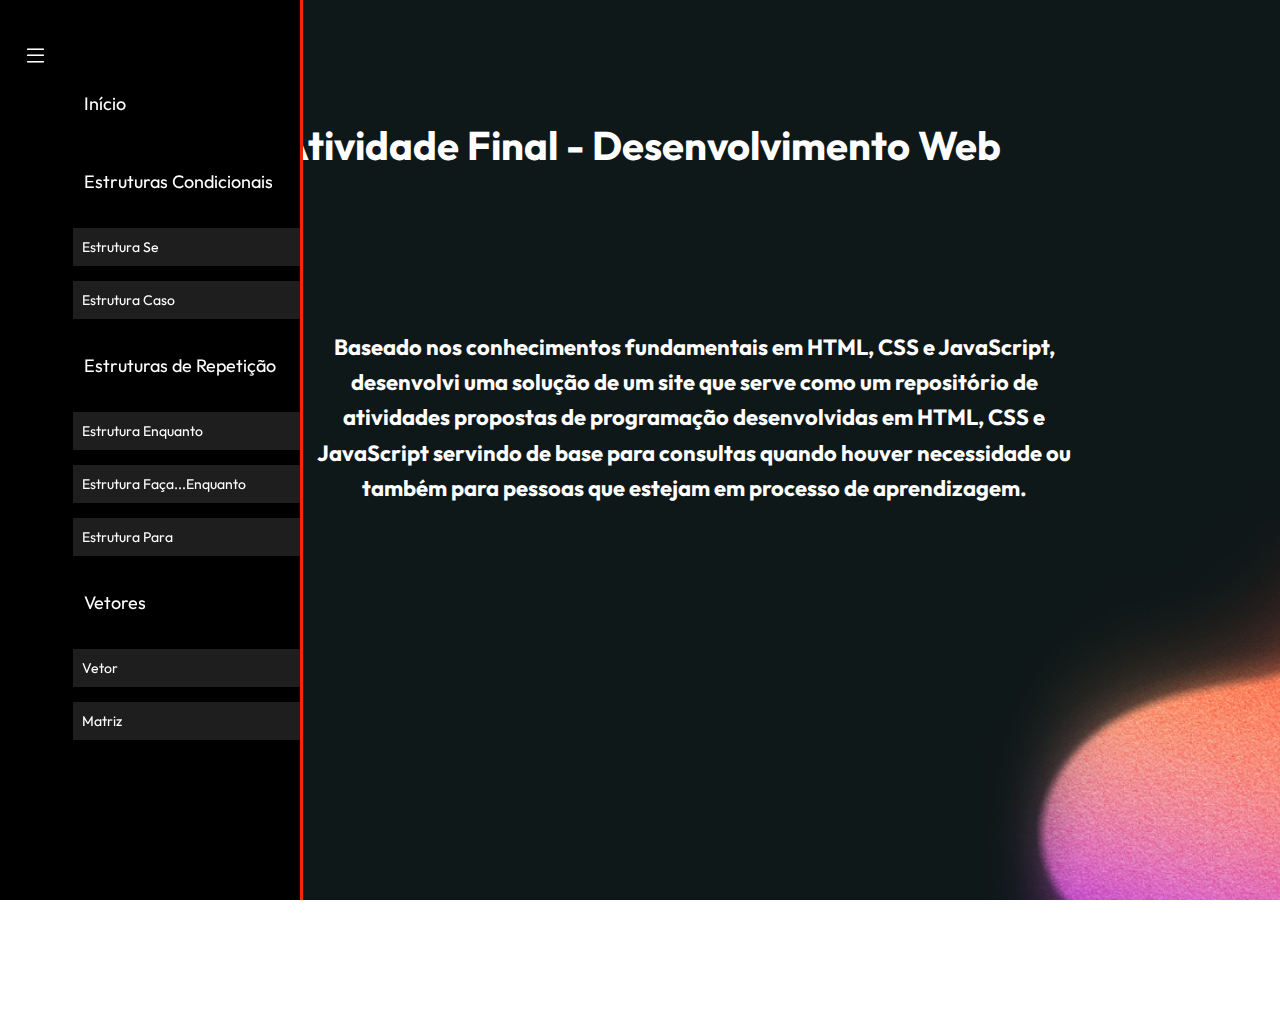
<file: index.html>
<!DOCTYPE html>
<html lang="pt-BR">
<head>
  <meta charset="UTF-8">
  <title>Repositório de Atividades - Desenvolvimento Web</title>
  <link rel="stylesheet" href="css/config.css">
  <link rel="stylesheet" href="https://cdn.jsdelivr.net/npm/bootstrap-icons@1.13.1/font/bootstrap-icons.min.css">
</head>
<body>
 
  <h1 class="titulo">Atividade Final - Desenvolvimento Web</h1>

  <div class="container">
    <h3 class="explicacao">
      Baseado nos conhecimentos fundamentais em HTML, CSS e JavaScript, 
      desenvolvi uma solução de um site que serve como um repositório de 
      atividades propostas de programação desenvolvidas em HTML, CSS e 
      JavaScript servindo de base para consultas quando houver 
      necessidade ou também para pessoas que estejam em processo de 
      aprendizagem.
    </h3>
  </div>
 
  <nav class="menu-lateral">
    <div class="btn-expandir">
      <i class="bi bi-list"></i>
    </div>

    <ul>
      <li class="item-menu">
        <a href="index.html">
          <span class="icon"></span>
          <span class="txt-link">Início</span>
        </a>
      </li>

      <li class="item-menu">
        <a href="#">
          <span class="icon"></span>
          <span class="txt-link">Estruturas Condicionais</span>
        </a>
        <ul>
          <li class="item-sobmenu">
            <a href="estSe.html">Estrutura Se</a>
          </li>
          <li class="item-sobmenu">
            <a href="estCaso.html">Estrutura Caso</a>
          </li>
        </ul>
      </li>

      <li class="item-menu">
        <a href="#">
          <span class="icon"></span>
          <span class="txt-link">Estruturas de Repetição</span>
        </a>
        <ul>
          <li class="item-sobmenu">
            <a href="estEnquanto.html">Estrutura Enquanto</a>
          </li>
          <li class="item-sobmenu">
            <a href="estFacaEnquanto.html">Estrutura Faça...Enquanto</a>
          </li>
          <li class="item-sobmenu">
            <a href="estPara.html">Estrutura Para</a>
          </li>
        </ul>
      </li>

      <li class="item-menu">
        <a href="#">
          <span class="icon"></span>
          <span class="txt-link">Vetores</span>
        </a>
        <ul>
          <li class="item-sobmenu">
            <a href="vetor.html">Vetor</a>
          </li>
          <li class="item-sobmenu">
            <a href="matriz.html">Matriz</a>
          </li>
        </ul>
      </li>
    </ul>
  </nav>

  <main>
    <section id="submenu"></section>
    <section id="atividades"></section>
  </main>

  <script src="js/validaproc.js"></script>
</body>
</html
</file>
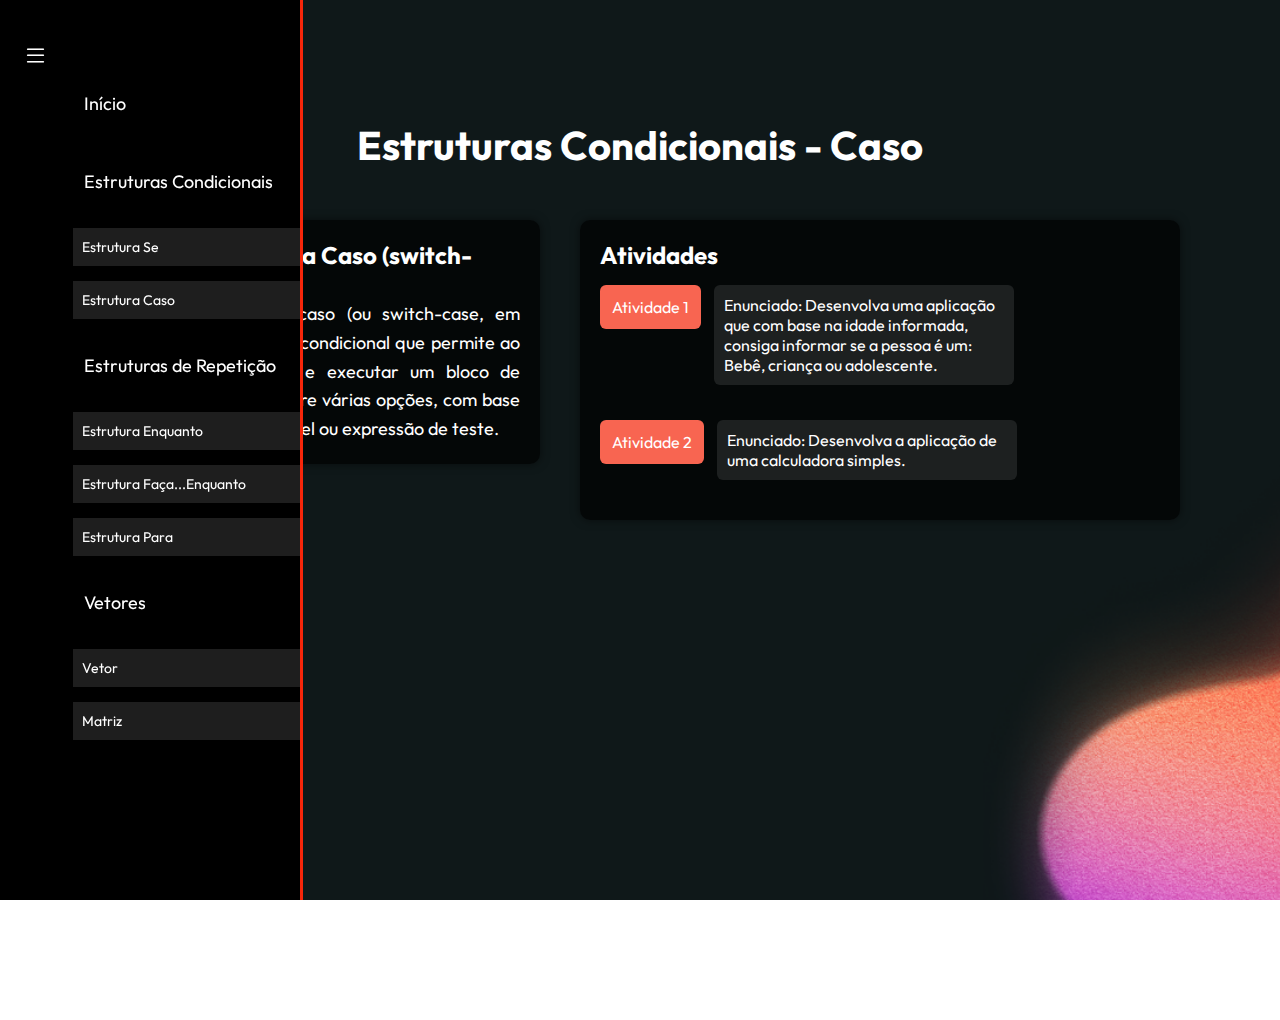
<file: estCaso.html>
<!DOCTYPE html>
<html lang="pt-BR">
<head>
<meta charset="UTF-8">
<title>Repositório de Atividades - Desenvolvimento Web</title>
<link rel="stylesheet" href="css/config.css">
<link rel="stylesheet" href="https://cdn.jsdelivr.net/npm/bootstrap-icons@1.13.1/font/bootstrap-icons.min.css">
</head>
<body>

  <h1 class="titulo">Estruturas Condicionais - Caso</h1>

 
  <nav class="menu-lateral">
    <div class="btn-expandir">
      <i class="bi bi-list"></i>
    </div>

    <ul>
      <li class="item-menu">
        <a href="index.html">
          <span class="icon"></span>
          <span class="txt-link">Início</span>
        </a>
      </li>

      <li class="item-menu">
        <a href="#">
          <span class="icon"></span>
          <span class="txt-link">Estruturas Condicionais</span>
        </a>
        <ul>
          <li class="item-sobmenu">
            <a href="estSe.html">Estrutura Se</a>
          </li>
          <li class="item-sobmenu">
            <a href="estCaso.html">Estrutura Caso</a>
          </li>
        </ul>
      </li>

      <li class="item-menu">
        <a href="#">
          <span class="icon"></span>
          <span class="txt-link">Estruturas de Repetição</span>
        </a>
        <ul>
          <li class="item-sobmenu">
            <a href="estEnquanto.html">Estrutura Enquanto</a>
          </li>
          <li class="item-sobmenu">
            <a href="estFacaEnquanto.html">Estrutura Faça...Enquanto</a>
          </li>
          <li class="item-sobmenu">
            <a href="estPara.html">Estrutura Para</a>
          </li>
        </ul>
      </li>

      <li class="item-menu">
        <a href="#">
          <span class="icon"></span>
          <span class="txt-link">Vetores</span>
        </a>
        <ul>
          <li class="item-sobmenu">
            <a href="vetor.html">Vetor</a>
          </li>
          <li class="item-sobmenu">
            <a href="matriz.html">Matriz</a>
          </li>
        </ul>
      </li>
    </ul>
  </nav>
  
  
  <main>
    <section class="conteudo">

      
      <div class="caixa texto">
        <h2>Sobre a Estrutura Caso (switch-case)</h2>
        <p>
          A estrutura escolha-caso (ou switch-case, em inglês) é um comando condicional que permite
           ao programa selecionar e executar um bloco de código específico dentre várias opções, com 
           base no valor de uma variável ou expressão de teste.
        </p>
      </div>

      
      <div class="caixa botoes">
        <h2>Atividades</h2>

        
        <div class="atividade">
          <button onclick="toggleEnunciado('a1')">Atividade 1</button>
          
          <div class="enunciado-texto" style="display:inline-block; 
              background-color: rgba(255,255,255,0.1); 
              padding:10px; border-radius:6px; margin-left:10px; width:300px; vertical-align:top;">
            <p>Enunciado: Desenvolva uma aplicação que com base na idade informada,
               consiga informar se a pessoa é um: Bebê, criança ou adolescente.</p>
          </div>
        
          <div id="a1" class="enunciado">
            <textarea id="desafioSe" name="desafioSe" rows="20" cols="110">
              <!DOCTYPE html>

              <html lag="pt-BR">
              
                  <head>
                       <meta charset="UTF-8">
                       <title> Estrutura CASO JavaScript - Atividade 1</title>
                       <style>
                        
              
              section{
              
              margin-top: 0px auto;
              }
              
              
              
              .cadnumint{
              
              width: 300px;
              margin: 0px auto;
              font-weight: bold;
              margin-bottom: 10px;
              }
              
              .cadnumint input{
              
              margin: 5px auto;
              width: 100%;
              padding: 5px 0;
              }
              
              .cadnumint button{
              
              width: 30%;
              margin: 0 10%;
              background-color: #b1ccf5;
              font-weight: bold;
              font-size: 16px;
              }
              
              label{
              
              float: left;
              }
              
              h2{
              
              text-align: center;
              margin-top: 0px;
              margin-bottom: 10px;
              font-size: 50px;
              }
                       </style>
                  </head>
                  <body>
                      <section>
              
                          <h2>Estruturas caso (Switch() - Atividade 1)</h2>
                          <font face = "arial">
              
                            <form name="frmnumint" action="#" method="get" onsubmit="return procFormulario()">
              
                              <fieldset class="cadnumint">
              
                                  <legend> Entrada de dados</legend>
                                  <br>
                                  <label for="numint"> Informe um número inteiro: </label>
                                  <input type="text" name="txtnumint" id="numint">
                                  <br><br>
                                  <button type="reset">limpar</button><button type="submit">Enviar</button>
                              </fieldset>
                            </form>
                          </font>
                      </section>
                      <script>
                        function procFormulario(){
                  if(document.frmnumint.txtnumint.value==""){
                      alert("Preencha o campo número inteiro");
                      document.frmnumint.focus();
                      return false;
                  }else{
                          let numint=parseInt(document.getElementById('numint').value);
                          switch(true)
                          {
                              case(numint>=0 && numint<=3):
              
                                   console.log("Bebê");
                                   return false;
                              break;
                              case(numint>=4 && numint<=10):
              
                                   console.log("Criança");
                                   return false;
                              break;
                              case(numint>=11 && numint<=18):
              
                                   console.log("Adolescente");
                                   return false;
                              break; 
                              default:
                                  
                                   console.log("Adulto");
                                   return false;
                              break; 
              
              
                          }
                  }
              }
                      </script>
                  </body>
              </html>
            </textarea>
            <button class="btn-codigo" onclick="document.write(desafioSe.value);">Testar</button>
          </div>
        </div>

        
        <div class="atividade">
          <button onclick="toggleEnunciado('a2')">Atividade 2</button>
          
          <div class="enunciado-texto" style="display:inline-block; 
              background-color: rgba(255,255,255,0.1); 
              padding:10px; border-radius:6px; margin-left:10px; width:300px; vertical-align:top;">
            <p>Enunciado: Desenvolva a aplicação de uma calculadora simples.</p>
          </div>
        
          <div id="a2" class="enunciado">
            <textarea id="desafioSe2" name="desafioSe2" rows="20" cols="110">
              &lt;!DOCTYPE html&gt;

&lt;html lag=&quot;pt-BR&quot;&gt;

    &lt;head&gt;
         &lt;meta charset=&quot;UTF-8&quot;&gt;
         &lt;title&gt; Estrutura CASO JavaScript - Atividade 1&lt;/title&gt;
         &lt;style&gt;
          /*Configura&ccedil;&otilde;es gerais*/

section{

margin-top: 0px auto;
}

/*Configura&ccedil;&otilde;es da p&aacute;gina*/

.cadnumint{

width: 300px;
margin: 0px auto;
font-weight: bold;
margin-bottom: 10px;
}

.cadnumint input{

margin: 5px auto;
width: 100%;
padding: 5px 0;
}

.cadnumint button{

width: 30%;
margin: 0 10%;
background-color: #b1ccf5;
font-weight: bold;
font-size: 16px;
}

label{

float: left;
}

h2{

text-align: center;
margin-top: 0px;
margin-bottom: 10px;
font-size: 50px;
}
         &lt;/style&gt;
    &lt;/head&gt;
    &lt;body&gt;
        &lt;section&gt;

            &lt;h2&gt;Estruturas CASO (Switch() - Atividade 2)&lt;/h2&gt;
            &lt;font face = &quot;arial&quot;&gt;

              &lt;form name=&quot;frmnumint&quot; action=&quot;#&quot; method=&quot;get&quot; onsubmit=&quot;return procFormulario()&quot;&gt;

                &lt;fieldset class=&quot;cadnumint&quot;&gt;

                    &lt;legend&gt; Entrada de dados&lt;/legend&gt;
                    &lt;br&gt;
                    &lt;label for=&quot;num1&quot;&gt; Informe o primeiro n&uacute;mero inteiro: &lt;/label&gt;
                    &lt;input type=&quot;text&quot; name=&quot;txtnumint1&quot; id=&quot;numint1&quot;&gt;
                    &lt;br&gt;&lt;br&gt;
                    &lt;label for=&quot;num2&quot;&gt; Informe o segundo n&uacute;mero inteiro: &lt;/label&gt;
                    &lt;input type=&quot;text&quot; name=&quot;txtnumint2&quot; id=&quot;numint2&quot;&gt;
                    &lt;br&gt;&lt;br&gt;
                    &lt;label for=&quot;num3&quot;&gt; Informe a opera&ccedil;&atilde;o (1-Soma, 2-Subtra&ccedil;&atilde;o, 3-Multiplica&ccedil;&atilde;o, 4-Divis&atilde;o): &lt;/label&gt;
                    &lt;input type=&quot;text&quot; name=&quot;txtnumint3&quot; id=&quot;numint3&quot;&gt;
                    &lt;br&gt;&lt;br&gt;
                    &lt;button type=&quot;reset&quot;&gt;limpar&lt;/button&gt;&lt;button type=&quot;submit&quot;&gt;Enviar&lt;/button&gt;
                &lt;/fieldset&gt;
              &lt;/form&gt;
            &lt;/font&gt;
        &lt;/section&gt;
        &lt;script&gt;
          function procFormulario(){


if(document.getElementById('numint1').value==&quot;&quot;){
     
     alert(&quot;Preencha o campo (Primeiro n&uacute;mero inteiro):&quot;);
     document.frmcalc.numint1.focus();
     return false;

     } else if(document.getElementById('numint2').value==&quot;&quot;){
               alert(&quot;Preencha o campo (Segundo n&uacute;mero inteiro):&quot;);
               document.frmcalc.numint2.focus();
               return false;

               } else if(document.getElementById('numint3').value==&quot;&quot;){
                alert(&quot;Preencha de Opera&ccedil;&atilde;o:&quot;);
               document.frmcalc.numint3.focus();
               return false;
               
                         }else{
                              let num1 = parseInt(document.getElementById('numint1').value);
                              let num2 = parseInt(document.getElementById('numint2').value);
                              let num3 = parseInt(document.getElementById('numint3').value);
                              let result = 0

                              switch(true){

                              case(num3 == 1):
                                   result = num1 + num2;
                                   console.log(&quot;Resultado = &quot; + result);
                                   return false;
                                   break;

                              case(num3 == 2):
                                   result = num1 - num2;
                                   console.log(&quot;Resultado = &quot; + result);
                                   return false;
                                   break;

                              case(num3 == 3):
                                   result = num1 * num2;
                                   console.log(&quot;Resultado = &quot; + result);
                                   return false;
                                   break;

                              case(num3 == 4):
                                   if(num2 == 0){
                                   alert(&quot;N&atilde;o &eacute; poss&iacute;vel dividir por 0: &quot;)
                                   document.frmcalc.numint2.focus();
                                   }else{
                                   result = num1 / num2;
                                   console.log(&quot;Resultado = &quot; + result);
                                   return false;
                                   }
                                   break;

                              default:
                                   alert(&quot;Digite uma op&ccedil;&atilde;o v&aacute;lida!&quot;)
                                   document.frmcalc.numint3.focus()
                                   return false;
                                   break;
                              }
                         }
}
        &lt;/script&gt;
    &lt;/body&gt;
&lt;/html&gt;
            </textarea>
            <button class="btn-codigo" onclick="document.write(desafioSe2.value);">Testar</button>
          </div>
        </div>

    </section>
  </main>

  <script src="js/validaproc.js"></script>
</body>
</html>
</file>
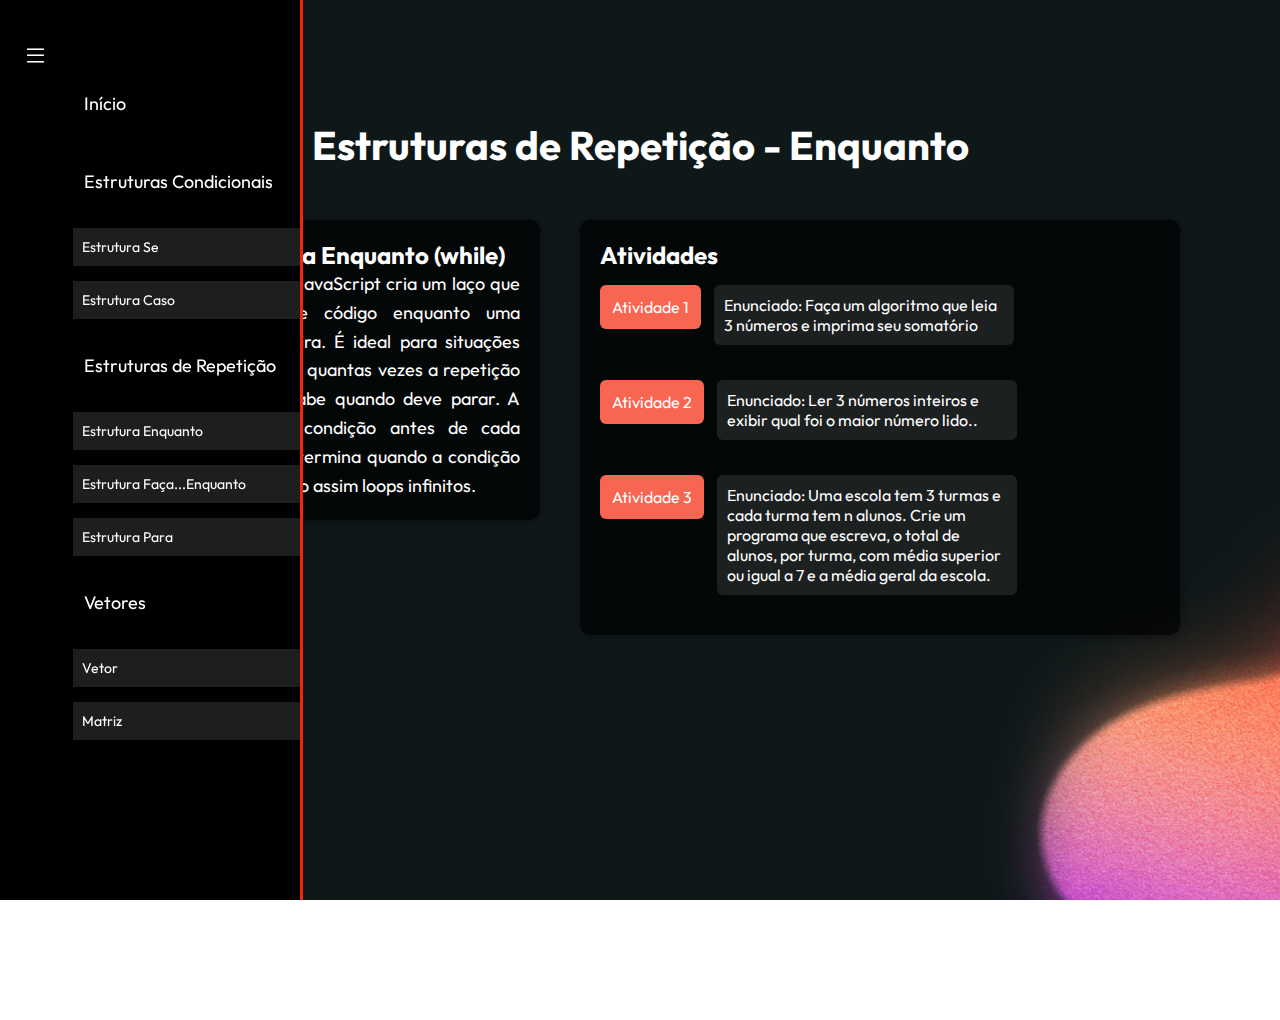
<file: estEnquanto.html>
<!DOCTYPE html>
<html lang="pt-BR">

<head>
  <meta charset="UTF-8">
  <title>Repositório de Atividades - Desenvolvimento Web</title>
  <link rel="stylesheet" href="css/config.css">
  <link rel="stylesheet" href="https://cdn.jsdelivr.net/npm/bootstrap-icons@1.13.1/font/bootstrap-icons.min.css">
</head>

<body>

  <h1 class="titulo">Estruturas de Repetição - Enquanto</h1>

  
  <nav class="menu-lateral">
    <div class="btn-expandir">
      <i class="bi bi-list"></i>
    </div>

    <ul>
      <li class="item-menu">
        <a href="index.html">
          <span class="icon"></span>
          <span class="txt-link">Início</span>
        </a>
      </li>

      <li class="item-menu">
        <a href="#">
          <span class="icon"></span>
          <span class="txt-link">Estruturas Condicionais</span>
        </a>
        <ul>
          <li class="item-sobmenu">
            <a href="estSe.html">Estrutura Se</a>
          </li>
          <li class="item-sobmenu">
            <a href="estCaso.html">Estrutura Caso</a>
          </li>
        </ul>
      </li>

      <li class="item-menu">
        <a href="#">
          <span class="icon"></span>
          <span class="txt-link">Estruturas de Repetição</span>
        </a>
        <ul>
          <li class="item-sobmenu">
            <a href="estEnquanto.html">Estrutura Enquanto</a>
          </li>
          <li class="item-sobmenu">
            <a href="estFacaEnquanto.html">Estrutura Faça...Enquanto</a>
          </li>
          <li class="item-sobmenu">
            <a href="estPara.html">Estrutura Para</a>
          </li>
        </ul>
      </li>

      <li class="item-menu">
        <a href="#">
          <span class="icon"></span>
          <span class="txt-link">Vetores</span>
        </a>
        <ul>
          <li class="item-sobmenu">
            <a href="vetor.html">Vetor</a>
          </li>
          <li class="item-sobmenu">
            <a href="matriz.html">Matriz</a>
          </li>
        </ul>
      </li>
    </ul>
  </nav>

  
  <main>
    <section class="conteudo">

      
      <div class="caixa texto">
        <h2>Sobre a Estrutura Enquanto (while)</h2>
        <p>
          A estrutura while em JavaScript cria um laço que repete um bloco de código enquanto uma condição for verdadeira.
           É ideal para situações em que você não sabe quantas vezes a repetição vai acontecer, mas sabe quando deve parar.
            A estrutura verifica a condição antes de cada repetição e o loop só termina quando a condição se torna falsa,
             evitando assim loops infinitos. 
        </p>
      </div>

      
      <div class="caixa botoes">
        <h2>Atividades</h2>

        
        <div class="atividade">
          <button onclick="toggleEnunciado('a1')">Atividade 1</button>

          <div class="enunciado-texto" style="display:inline-block; 
              background-color: rgba(255,255,255,0.1); 
              padding:10px; border-radius:6px; margin-left:10px; width:300px; vertical-align:top;">
            <p>Enunciado: Faça um algoritmo que leia 3 números e imprima seu somatório</p>
          </div>

          <div id="a1" class="enunciado">
            <textarea id="desafioSe" name="desafioSe" rows="20" cols="110">
              <!DOCTYPE html>
              <html lang="pt-BR">
              <head>
                  <meta charset="UTF-8">
                  <meta name="viewport" content="width=device-width, initial-scale=1.0">
                  <title>Estrutura de repetição para-faca</title>
                  <style>
                      
              
              section{
              
              margin-top:0px auto;
              }
              
              
              
              .cadinteiro{
              
              width: 300px;
              margin: 0px auto;
              font-weight: bold;
              margin-bottom: 10px;
              }
              
              .cadinteiro input{
              
              margin: 5px auto;
              width: 100%;
              padding: 5px 0;
              }
              
              .cadinteiro button{
              
              width: 30%;
              margin: 0 10%;
              background-color: #b1ccf5;
              font-weight: bold;
              font-size: 16px;
              }
              
              label{
              
              float: left;
              }
              
              h2{
              
              text-align: center;
              margin-top: 0px;
              margin-bottom: 10px;
              font-size: 50px;
              }
                  </style>
              </head>
              
              <body>
              
                  <section>
              
                      <h2>Atividade1 - Somatória de 3 números</h2>
                      <font face = "arial">
                            
                          
                          <form name="frmnumint" action="#" method="get" onsubmit="return validaProc()">
              
                              <fieldset class="cadinteiro">
              
                                  <legend>Entrada de dados</legend>
                                  <br>
                                  <button type="submit">Enviar</button>
              
                              </fieldset>
              
                          </form>   
              
                      </font>
              
                  </section>
                  <script>
                    function validaProc() {

                      let i = 1;
                      let somaNumero = 0

                      while (i <= 3) {

                        let numero = parseInt(prompt("insira o " + i + "º número"));
                        i++;
                        console.log("O número informado é " + numero)

                        somaNumero = somaNumero + numero;

                      }

                      console.log("O resultado da soma dos 3 números é: " + somaNumero);

                      return false;


                    }
                  </script>
              
              
              </body>
              </html>
            </textarea>
            <button class="btn-codigo" onclick="document.write(desafioSe.value);">Testar</button>
          </div>
        </div>

        
        <div class="atividade">
          <button onclick="toggleEnunciado('a2')">Atividade 2</button>

          <div class="enunciado-texto" style="display:inline-block; 
              background-color: rgba(255,255,255,0.1); 
              padding:10px; border-radius:6px; margin-left:10px; width:300px; vertical-align:top;">
            <p>Enunciado: Ler 3 números inteiros e exibir qual foi o maior número lido..</p>
          </div>

          <div id="a2" class="enunciado">
            <textarea id="desafioSe2" name="desafioSe2" rows="20" cols="110">
              &lt;!DOCTYPE html&gt;
&lt;html lang=&quot;pt-BR&quot;&gt;
&lt;head&gt;
    &lt;meta charset=&quot;UTF-8&quot;&gt;
    &lt;meta name=&quot;viewport&quot; content=&quot;width=device-width, initial-scale=1.0&quot;&gt;
    &lt;title&gt;Estrutura de repeti&ccedil;&atilde;o para-faca&lt;/title&gt;
    &lt;style&gt;
        /*Configura&ccedil;&otilde;es gerais*/

section{

margin-top:0px auto;
}

/*Configura&ccedil;&atilde;o da p&aacute;gina*/

.cadinteiro{

width: 300px;
margin: 0px auto;
font-weight: bold;
margin-bottom: 10px;
}

.cadinteiro input{

margin: 5px auto;
width: 100%;
padding: 5px 0;
}

.cadinteiro button{

width: 30%;
margin: 0 10%;
background-color: #b1ccf5;
font-weight: bold;
font-size: 16px;
}

label{

float: left;
}

h2{

text-align: center;
margin-top: 0px;
margin-bottom: 10px;
font-size: 50px;
}
    &lt;/style&gt;
&lt;/head&gt;

&lt;body&gt;

    &lt;section&gt;

        &lt;h2&gt;Atividade1 - Descubra o maior dos 3 n&uacute;meros&lt;/h2&gt;
        &lt;font face = &quot;arial&quot;&gt;
              
            
            &lt;form name=&quot;frmnumint&quot; action=&quot;#&quot; method=&quot;get&quot; onsubmit=&quot;return validaProc()&quot;&gt;

                &lt;fieldset class=&quot;cadinteiro&quot;&gt;

                    &lt;legend&gt;Entrada de dados&lt;/legend&gt;
                    &lt;br&gt;
                    &lt;button type=&quot;submit&quot;&gt;Enviar&lt;/button&gt;

                &lt;/fieldset&gt;

            &lt;/form&gt;   

        &lt;/font&gt;

    &lt;/section&gt;
    &lt;script&gt;
        function validaProc(){

let i = 1;
let maiorNumero = 0

while(i &lt;= 3){

    let numero = parseInt(prompt(&quot;insira o &quot;+  i +&quot;&ordm; n&uacute;mero&quot;));
    i++;
    console.log(&quot;O n&uacute;mero informado &eacute; &quot; + numero)

    if(numero &gt; maiorNumero){
        maiorNumero = numero
    }

}

console.log(&quot;o maior n&uacute;mero &eacute;: &quot;+ maiorNumero);

return false;


}
    &lt;/script&gt;


&lt;/body&gt;
&lt;/html&gt;
            </textarea>
            <button class="btn-codigo" onclick="document.write(desafioSe2.value);">Testar</button>
          </div>
        </div>

        
        <div class="atividade">
          <button onclick="toggleEnunciado('a3')">Atividade 3</button>

          <div class="enunciado-texto" style="display:inline-block; 
              background-color: rgba(255,255,255,0.1); 
              padding:10px; border-radius:6px; margin-left:10px; width:300px; vertical-align:top;">
            <p>Enunciado: Uma escola tem 3 turmas e cada turma tem n alunos. Crie um programa que escreva,
               o total de alunos, por turma, com média superior ou igual a 7 e a média geral da escola.</p>
          </div>

          <div id="a3" class="enunciado">
            <textarea id="desafioSe3" name="desafioSe3" rows="20" cols="110">
              &lt;!DOCTYPE html&gt;
&lt;html lang=&quot;pt-BR&quot;&gt;
&lt;head&gt;
    &lt;meta charset=&quot;UTF-8&quot;&gt;
    &lt;meta name=&quot;viewport&quot; content=&quot;width=device-width, initial-scale=1.0&quot;&gt;
    &lt;title&gt;Estrutura de repeti&ccedil;&atilde;o para-faca&lt;/title&gt;
    &lt;style&gt;
        /*Configura&ccedil;&otilde;es gerais*/

section{

margin-top:0px auto;
}

/*Configura&ccedil;&atilde;o da p&aacute;gina*/

.cadinteiro{

width: 300px;
margin: 0px auto;
font-weight: bold;
margin-bottom: 10px;
}

.cadinteiro input{

margin: 5px auto;
width: 100%;
padding: 5px 0;
}

.cadinteiro button{

width: 30%;
margin: 0 10%;
background-color: #b1ccf5;
font-weight: bold;
font-size: 16px;
}

label{

float: left;
}

h2{

text-align: center;
margin-top: 0px;
margin-bottom: 10px;
font-size: 50px;
}
    &lt;/style&gt;
&lt;/head&gt;

&lt;body&gt;

    &lt;section&gt;

        &lt;h2&gt;Atividade3 - Descubra o maior dos 3 n&uacute;meros&lt;/h2&gt;
        &lt;font face = &quot;arial&quot;&gt;
              
            
            &lt;form name=&quot;frmnumint&quot; action=&quot;#&quot; method=&quot;get&quot; onsubmit=&quot;return validaProc()&quot;&gt;

                &lt;fieldset class=&quot;cadinteiro&quot;&gt;

                    &lt;legend&gt;Entrada de dados&lt;/legend&gt;
                    &lt;br&gt;
                    &lt;button type=&quot;submit&quot;&gt;Enviar&lt;/button&gt;

                &lt;/fieldset&gt;

            &lt;/form&gt;   

        &lt;/font&gt;

    &lt;/section&gt;
    &lt;script&gt;
        function validaProc(){

let i = 1;
let div5 = 0;
let somaDiv = 0;

while(i &lt;= 3){

    let numero = parseInt(prompt(&quot;insira o &quot;+  i +&quot;&ordm; n&uacute;mero&quot;));
    i++;
    console.log(&quot;O n&uacute;mero informado &eacute; &quot; + numero)

    if(numero % 5 == 0){

        div5 = numero
        console.log(div5 + &quot; &eacute; divis&iacute;vel por 5.&quot;);
        somaDiv = somaDiv + div5
    }

}

console.log(&quot;A soma total &eacute;: &quot;+ somaDiv);

return false;


}
    &lt;/script&gt;


&lt;/body&gt;
&lt;/html&gt;
            </textarea>
            <button class="btn-codigo" onclick="document.write(desafioSe3.value);">Testar</button>
          </div>
        </div>

      </div>



    </section>
  </main>

  <script>
    function toggleEnunciado(id) {
      const div = document.getElementById(id);
      div.style.display = div.style.display === "block" ? "none" : "block";
    }
  </script>
</body>

</html>
</file>
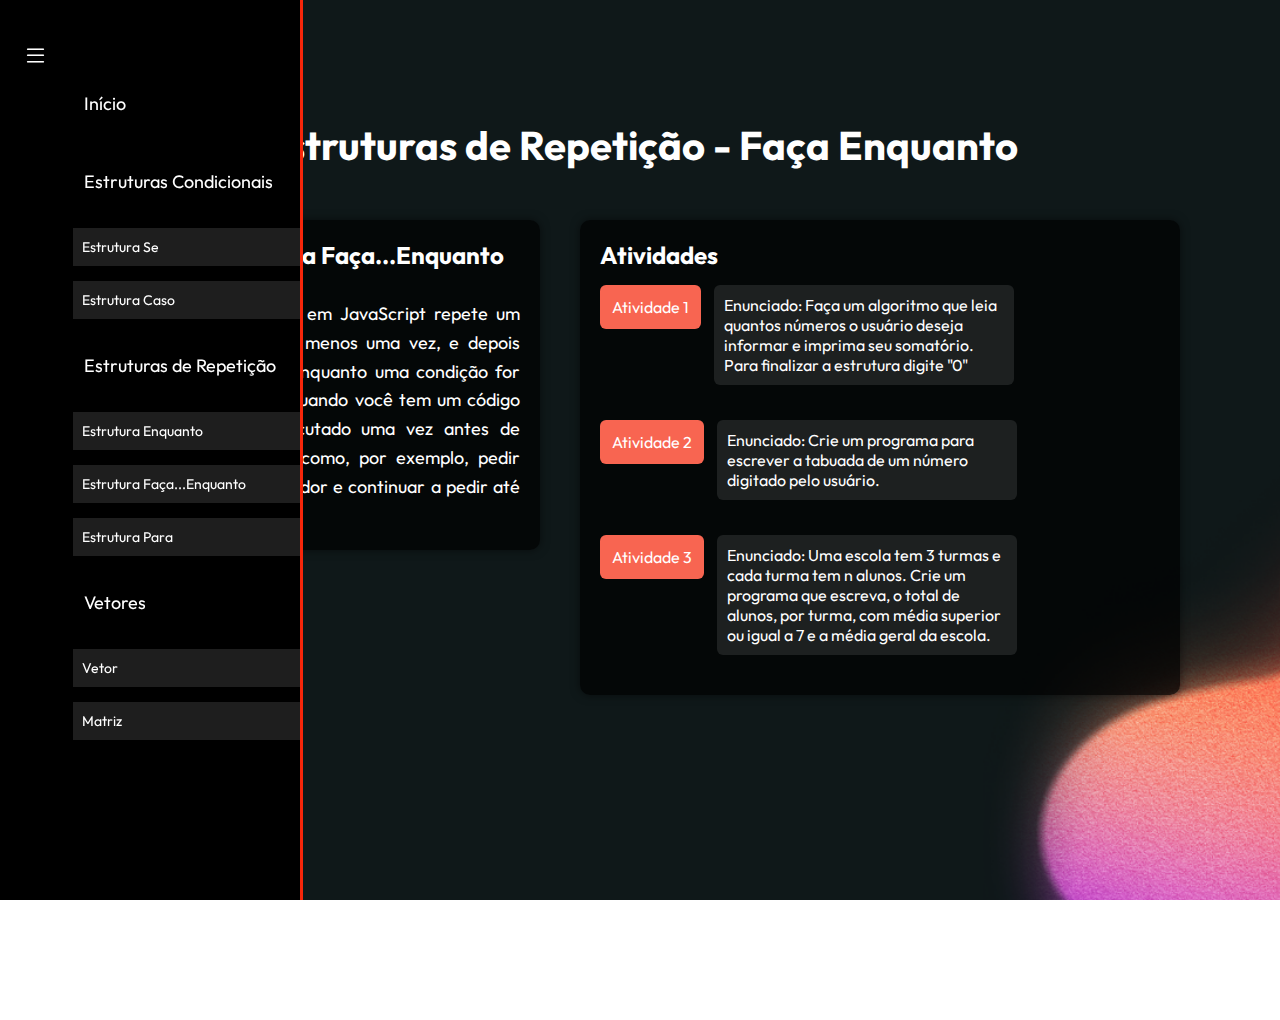
<file: estFacaEnquanto.html>
<!DOCTYPE html>
<html lang="pt-BR">
<head>
<meta charset="UTF-8">
<title>Repositório de Atividades - Desenvolvimento Web</title>
<link rel="stylesheet" href="css/config.css">
<link rel="stylesheet" href="https://cdn.jsdelivr.net/npm/bootstrap-icons@1.13.1/font/bootstrap-icons.min.css">
</head>
<body>

  <h1 class="titulo">Estruturas de Repetição - Faça Enquanto</h1>

  
  <nav class="menu-lateral">
    <div class="btn-expandir">
      <i class="bi bi-list"></i>
    </div>

    <ul>
      <li class="item-menu">
        <a href="index.html">
          <span class="icon"></span>
          <span class="txt-link">Início</span>
        </a>
      </li>

      <li class="item-menu">
        <a href="#">
          <span class="icon"></span>
          <span class="txt-link">Estruturas Condicionais</span>
        </a>
        <ul>
          <li class="item-sobmenu">
            <a href="estSe.html">Estrutura Se</a>
          </li>
          <li class="item-sobmenu">
            <a href="estCaso.html">Estrutura Caso</a>
          </li>
        </ul>
      </li>

      <li class="item-menu">
        <a href="#">
          <span class="icon"></span>
          <span class="txt-link">Estruturas de Repetição</span>
        </a>
        <ul>
          <li class="item-sobmenu">
            <a href="estEnquanto.html">Estrutura Enquanto</a>
          </li>
          <li class="item-sobmenu">
            <a href="estFacaEnquanto.html">Estrutura Faça...Enquanto</a>
          </li>
          <li class="item-sobmenu">
            <a href="estPara.html">Estrutura Para</a>
          </li>
        </ul>
      </li>

      <li class="item-menu">
        <a href="#">
          <span class="icon"></span>
          <span class="txt-link">Vetores</span>
        </a>
        <ul>
          <li class="item-sobmenu">
            <a href="vetor.html">Vetor</a>
          </li>
          <li class="item-sobmenu">
            <a href="matriz.html">Matriz</a>
          </li>
        </ul>
      </li>
    </ul>
  </nav>
  
  
  <main>
    <section class="conteudo">

      
      <div class="caixa texto">
        <h2>Sobre a Estrutura Faça...Enquanto (do...while)</h2>
        <p>
          A estrutura do...while em JavaScript repete um bloco de código pelo menos uma vez,
           e depois continua a repeti-lo enquanto uma condição for verdadeira. É usada quando
            você tem um código que precisa ser executado uma vez antes de verificar a condição,
             como, por exemplo, pedir uma entrada de utilizador e continuar a pedir até que seja válida. 
        </p>
      </div>

      
      <div class="caixa botoes">
        <h2>Atividades</h2>

        
        <div class="atividade">
          <button onclick="toggleEnunciado('a1')">Atividade 1</button>
          
          <div class="enunciado-texto" style="display:inline-block; 
              background-color: rgba(255,255,255,0.1); 
              padding:10px; border-radius:6px; margin-left:10px; width:300px; vertical-align:top;">
            <p>Enunciado: Faça um algoritmo que leia quantos números o usuário deseja informar e imprima seu somatório.
               Para finalizar a estrutura digite "0"</p>
          </div>
        
          <div id="a1" class="enunciado">
            <textarea id="desafioSe" name="desafioSe" rows="20" cols="110">
              &lt;!DOCTYPE html&gt;
              &lt;html lang=&quot;pt-BR&quot;&gt;
              &lt;head&gt;
                  &lt;meta charset=&quot;UTF-8&quot;&gt;
                  &lt;meta name=&quot;viewport&quot; content=&quot;width=device-width, initial-scale=1.0&quot;&gt;
                  &lt;title&gt;Estrutura de repeti&ccedil;&atilde;o para-faca&lt;/title&gt;
                  &lt;style&gt;
                      /*Configura&ccedil;&otilde;es gerais*/
              
              section{
              
              margin-top: 0px auto;
              }
              
              /*Configura&ccedil;&otilde;es da p&aacute;gina*/
              
              .cadinteiro{
              
              width: 300px;
              margin: 0px auto;
              font-weight: bold;
              margin-bottom: 10px;
              }
              
              .cadinteiro input{
              
              margin: 5px auto;
              width: 100%;
              padding: 5px 0;
              }
              
              .cadinteiri button{
              
              width: 30%;
              margin: 0 10%;
              background-color: #b1ccf5;
              font-weight: bold;
              font-size: 16px;
              }
              
              label{
              
              float: left;
              }
              
              h2{
              
              text-align: center;
              margin-top: 0px;
              margin-bottom: 10px;
              font-size: 50px;
              }
                  &lt;/style&gt;
              &lt;/head&gt;
              
              &lt;body&gt;
              
                  &lt;section&gt;
              
                      &lt;h2&gt;Atividade 1 somat&oacute;ria de n&uacute;meros&lt;/h2&gt;
                      &lt;font face = &quot;arial&quot;&gt;
                            
                          
                          &lt;form name=&quot;frmnumint&quot; action=&quot;#&quot; method=&quot;get&quot; onsubmit=&quot;return validaProc()&quot;&gt;
              
                              &lt;fieldset class=&quot;cadinteiro&quot;&gt;
              
                                  &lt;legend&gt;Entrada de dados&lt;/legend&gt;
                                  &lt;br&gt;
              
                                  &lt;button type=&quot;submit&quot;&gt;Enviar&lt;/button&gt;
              
                              &lt;/fieldset&gt;
              
                          &lt;/form&gt;   
              
                      &lt;/font&gt;
              
                  &lt;/section&gt;
                  &lt;script&gt;
                      function validaProc(){
              
              let somatoria=0;
              do{
              
                  numero = parseInt(prompt(&quot;Digite o n&uacute;mero&quot;));
                  console.log(&quot;O n&uacute;mero informado &eacute; : &quot;+ numero);
                  somatoria += numero;
                  resposta = parseInt(prompt(&quot;Para sair digite o n&uacute;mero 0 ou outro n&uacute;mero para continuar : &quot;));
                  
              }while(resposta !=0)
              
                  console.log(&quot;A somat&oacute;ria dos n&uacute;meros &eacute; : &quot;+somatoria)
                  return false;
              }
                  &lt;/script&gt;
              
              
              &lt;/body&gt;
              &lt;/html&gt;
            </textarea>
            <button class="btn-codigo" onclick="document.write(desafioSe.value);">Testar</button>
          </div>
        </div>

        
        <div class="atividade">
          <button onclick="toggleEnunciado('a2')">Atividade 2</button>
          
          <div class="enunciado-texto" style="display:inline-block; 
              background-color: rgba(255,255,255,0.1); 
              padding:10px; border-radius:6px; margin-left:10px; width:300px; vertical-align:top;">
            <p>Enunciado: Crie um programa para escrever a tabuada de um número digitado pelo usuário.</p>
          </div>
        
          <div id="a2" class="enunciado">
            <textarea id="desafioSe2" name="desafioSe2" rows="20" cols="110">
              &lt;!DOCTYPE html&gt;
              &lt;html lang=&quot;pt-BR&quot;&gt;
              &lt;head&gt;
                  &lt;meta charset=&quot;UTF-8&quot;&gt;
                  &lt;meta name=&quot;viewport&quot; content=&quot;width=device-width, initial-scale=1.0&quot;&gt;
                  &lt;title&gt;Estrutura de repeti&ccedil;&atilde;o para-faca&lt;/title&gt;
                  &lt;style&gt;
                      /*Configura&ccedil;&otilde;es gerais*/
              
              section{
              
              margin-top: 0px auto;
              }
              
              /*Configura&ccedil;&otilde;es da p&aacute;gina*/
              
              .cadinteiro{
              
              width: 300px;
              margin: 0px auto;
              font-weight: bold;
              margin-bottom: 10px;
              }
              
              .cadinteiro input{
              
              margin: 5px auto;
              width: 100%;
              padding: 5px 0;
              }
              
              .cadinteiri button{
              
              width: 30%;
              margin: 0 10%;
              background-color: #b1ccf5;
              font-weight: bold;
              font-size: 16px;
              }
              
              label{
              
              float: left;
              }
              
              h2{
              
              text-align: center;
              margin-top: 0px;
              margin-bottom: 10px;
              font-size: 50px;
              }
                  &lt;/style&gt;
              &lt;/head&gt;
              
              &lt;body&gt;
              
                  &lt;section&gt;
              
                      &lt;h2&gt;Atividade2 - Tabuada &lt;/h2&gt;
                      &lt;font face = &quot;arial&quot;&gt;
                            
                          
                          &lt;form name=&quot;frmnumint&quot; action=&quot;#&quot; method=&quot;get&quot; onsubmit=&quot;return validaProc()&quot;&gt;
              
                              &lt;fieldset class=&quot;cadinteiro&quot;&gt;
              
                                  &lt;legend&gt;Entrada de dados&lt;/legend&gt;
                                  &lt;br&gt;
                                  &lt;label for=&quot;num1&quot;&gt;Tabuada de:&lt;/label&gt;
                                  &lt;input type=&quot;text&quot; name=&quot;txtnum1&quot; id=&quot;num1&quot;&gt;
                                  &lt;br&gt;&lt;br&gt;
                                  &lt;button type=&quot;reset&quot;&gt;Limpar&lt;/button&gt;&lt;button type=&quot;submit&quot;&gt;Enviar&lt;/button&gt;
              
                              &lt;/fieldset&gt;
              
                          &lt;/form&gt;   
              
                      &lt;/font&gt;
              
                  &lt;/section&gt;
                  &lt;script&gt;
                      function validaProc(){
                  
                  if(document.getElementById('num1').value==&quot;&quot;){
              
                      alert(&quot;Preencha o campo (Tabuada de):&quot;);
                      document.frmcalc.num1.focus();
                      return false;
                  }else {
                      let num1 = parseInt(document.getElementById('num1').value);
                      cont=1;
                      console.log(&quot; Tabuada do n&uacute;mero &quot;+num1)
                      do{
                          console.log(num1+&quot; x &quot;+cont+ &quot; = &quot;+ num1 * cont);
                          cont=cont+1;
                      }while(cont&lt;=10)
                    return false;      
                  }
              }
                  &lt;/script&gt;
              
              
              &lt;/body&gt;
              &lt;/html&gt;
            </textarea>
            <button class="btn-codigo" onclick="document.write(desafioSe2.value);">Testar</button>
          </div>
        </div>

        
        <div class="atividade">
          <button onclick="toggleEnunciado('a3')">Atividade 3</button>
          
          <div class="enunciado-texto" style="display:inline-block; 
              background-color: rgba(255,255,255,0.1); 
              padding:10px; border-radius:6px; margin-left:10px; width:300px; vertical-align:top;">
            <p>Enunciado: Uma escola tem 3 turmas e cada turma tem n alunos. Crie um programa que escreva,
               o total de alunos, por turma, com média superior ou igual a 7 e a média geral da escola.</p>
          </div>
        
          <div id="a3" class="enunciado">
            <textarea id="desafioSe3" name="desafioSe3" rows="20" cols="110">
              &lt;!DOCTYPE html&gt;
&lt;html lang=&quot;pt-BR&quot;&gt;
&lt;head&gt;
    &lt;meta charset=&quot;UTF-8&quot;&gt;
    &lt;meta name=&quot;viewport&quot; content=&quot;width=device-width, initial-scale=1.0&quot;&gt;
    &lt;title&gt;Atividade 3 - Do While&lt;/title&gt;
    &lt;style&gt;
        /*Configura&ccedil;&otilde;es gerais*/

section{

margin-top: 0px auto;
}

/*Configura&ccedil;&otilde;es da p&aacute;gina*/

.cadinteiro{

width: 300px;
margin: 0px auto;
font-weight: bold;
margin-bottom: 10px;
}

.cadinteiro input{

margin: 5px auto;
width: 100%;
padding: 5px 0;
}

.cadinteiri button{

width: 30%;
margin: 0 10%;
background-color: #b1ccf5;
font-weight: bold;
font-size: 16px;
}

label{

float: left;
}

h2{

text-align: center;
margin-top: 0px;
margin-bottom: 10px;
font-size: 50px;
}
    &lt;/style&gt;
&lt;/head&gt;

&lt;body&gt;

    &lt;section&gt;

        &lt;h2&gt;Atividade 3 - Do While&lt;/h2&gt;
        &lt;font face = &quot;arial&quot;&gt;
              
            
            &lt;form name=&quot;frmnumint&quot; action=&quot;#&quot; method=&quot;get&quot; onsubmit=&quot;return validaProc()&quot;&gt;

                &lt;fieldset class=&quot;cadinteiro&quot;&gt;

                    &lt;legend&gt;Digite o total de alunos por turma&lt;/legend&gt;
                    &lt;br&gt;

                    &lt;label for=&quot;numint&quot;&gt;turma 1&lt;/label&gt;
                    &lt;input type=&quot;text&quot; name=&quot;txtnumint&quot; id=&quot;numint&quot;&gt;&lt;br&gt;&lt;br&gt;

                    &lt;label for=&quot;numint&quot;&gt;turma 2&lt;/label&gt;
                    &lt;input type=&quot;text&quot; name=&quot;txtnumint2&quot; id=&quot;numint2&quot;&gt;&lt;br&gt;&lt;br&gt;
                    
                    &lt;label for=&quot;numint&quot;&gt;turma 3&lt;/label&gt;
                    &lt;input type=&quot;text&quot; name=&quot;txtnumint3&quot; id=&quot;numint3&quot;&gt;&lt;br&gt;&lt;br&gt;                    

                    &lt;button type=&quot;reset&quot;&gt;Limpar&lt;/button&gt;&lt;button type=&quot;submit&quot;&gt;Enviar&lt;/button&gt;

                &lt;/fieldset&gt;

            &lt;/form&gt;   

        &lt;/font&gt;

    &lt;/section&gt;
    &lt;script&gt;
        function validaProc() {
    // Verifica se o campo est&aacute; vazio
    if (
        document.getElementById('numint').value == &quot;&quot; || 
        document.getElementById('numint2').value == &quot;&quot; ||
        document.getElementById('numint3').value == &quot;&quot;
    ) {
        alert(&quot;Preencha todos os campos&quot;);
        document.getElementById('numint').focus();
        return false;
    } else {

        let numint = parseFloat(document.getElementById('numint').value);
        let numint2 = parseFloat(document.getElementById('numint2').value);
        let numint3 = parseFloat(document.getElementById('numint3').value);
        let turma1 = 0;
        let turma2 = 0;   
        let turma3 = 0;
        let somaturmas = 0;
        let mediageral;        

        console.log(&quot;TURMA 1&quot;);  
        let i = 1;
        do {
            let num = parseFloat((Math.random() * 10).toFixed(2));
            somaturmas += num;  
            console.log(&quot;M&eacute;dia aluno &quot; + i + &quot; = &quot; + num);    
            if (num &gt;= 7) {
                turma1++;
            }
            i++;
        } while (i &lt;= numint);
        console.log(&quot;Qtde de alunos com m&eacute;dia igual ou superior a 7 = &quot; + turma1);   
        console.log(&quot;&quot;);

        console.log(&quot;TURMA 2&quot;);
        i = 1;
        do {
            let num = parseFloat((Math.random() * 10).toFixed(2));
            somaturmas += num;      
            console.log(&quot;M&eacute;dia aluno &quot; + i + &quot; = &quot; + num);
            if (num &gt;= 7) {
                turma2++;
            }
            i++;
        } while (i &lt;= numint2);
        console.log(&quot;Qtde de alunos com m&eacute;dia igual ou superior a 7 = &quot; + turma2);
        console.log(&quot;&quot;);

        console.log(&quot;TURMA 3&quot;);
        i = 1;
        do {
            let num = parseFloat((Math.random() * 10).toFixed(2));
            somaturmas += num;      
            console.log(&quot;M&eacute;dia aluno &quot; + i + &quot; = &quot; + num);
            if (num &gt;= 7) {
                turma3++;
            }
            i++;
        } while (i &lt;= numint3);
        console.log(&quot;Qtde de alunos com m&eacute;dia igual ou superior a 7 = &quot; + turma3);
        console.log(&quot;&quot;);
    
        mediageral = somaturmas / (numint + numint2 + numint3);
        console.log(&quot;M&eacute;dia geral da escola = &quot; + mediageral.toFixed(2));
        console.log(&quot;&quot;);   

        return false;
    }    
}

    &lt;/script&gt;


&lt;/body&gt;
&lt;/html&gt;

            </textarea>
            <button class="btn-codigo" onclick="document.write(desafioSe3.value);">Testar</button>
          </div>
        </div>

      </div>

    </section>
  </main>

  <script src="js/validaproc.js"></script>
</body>
</html>
</file>
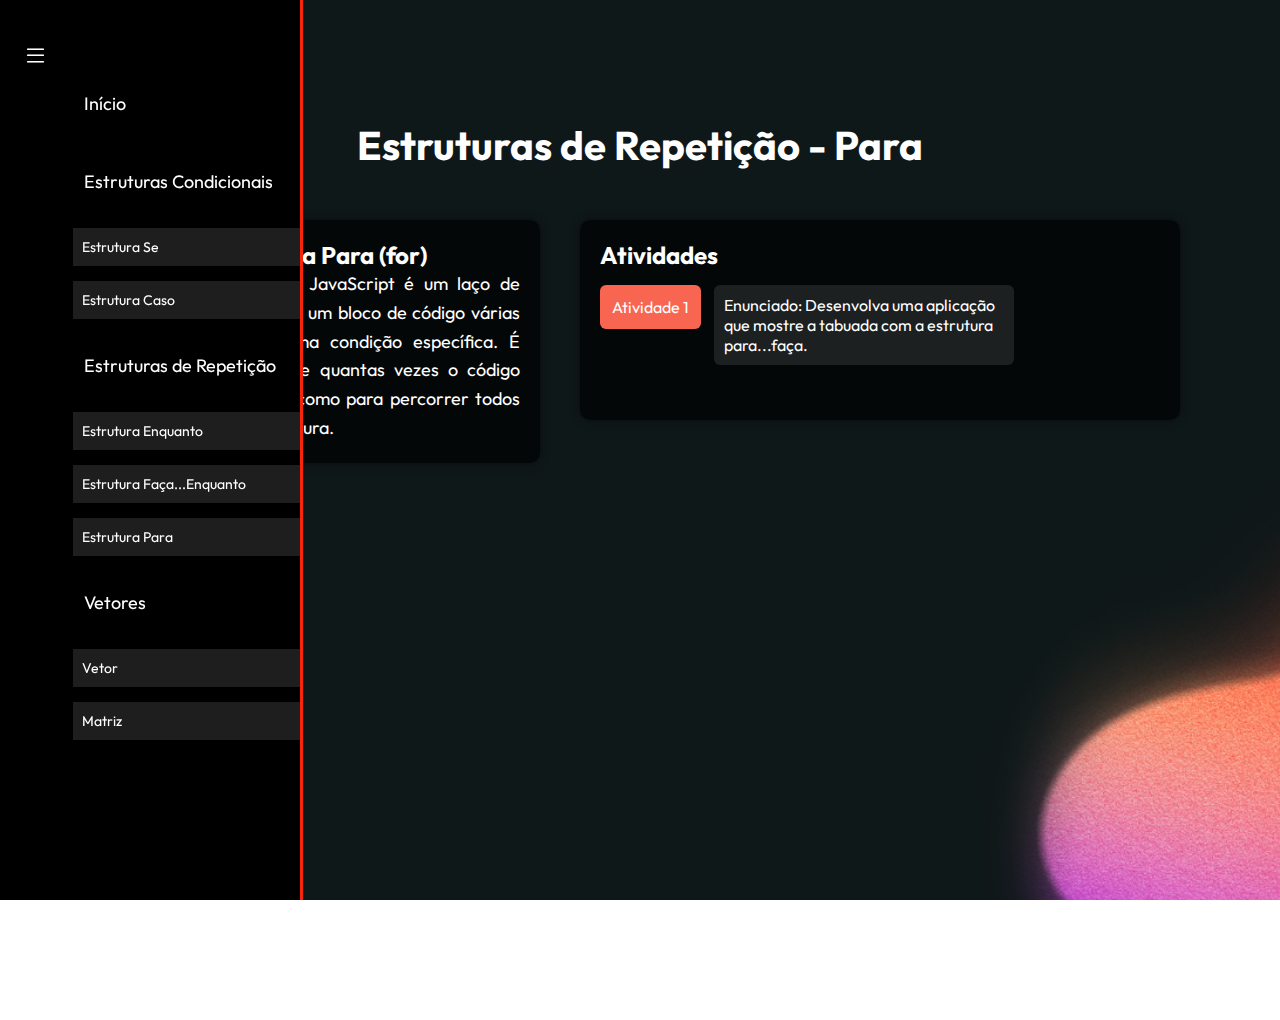
<file: estPara.html>
<!DOCTYPE html>
<html lang="pt-BR">
<head>
<meta charset="UTF-8">
<title>Repositório de Atividades - Desenvolvimento Web</title>
<link rel="stylesheet" href="css/config.css">
<link rel="stylesheet" href="https://cdn.jsdelivr.net/npm/bootstrap-icons@1.13.1/font/bootstrap-icons.min.css">
</head>
<body>

  <h1 class="titulo">Estruturas de Repetição - Para</h1>

  
  <nav class="menu-lateral">
    <div class="btn-expandir">
      <i class="bi bi-list"></i>
    </div>

    <ul>
      <li class="item-menu">
        <a href="index.html">
          <span class="icon"></span>
          <span class="txt-link">Início</span>
        </a>
      </li>

      <li class="item-menu">
        <a href="#">
          <span class="icon"></span>
          <span class="txt-link">Estruturas Condicionais</span>
        </a>
        <ul>
          <li class="item-sobmenu">
            <a href="estSe.html">Estrutura Se</a>
          </li>
          <li class="item-sobmenu">
            <a href="estCaso.html">Estrutura Caso</a>
          </li>
        </ul>
      </li>

      <li class="item-menu">
        <a href="#">
          <span class="icon"></span>
          <span class="txt-link">Estruturas de Repetição</span>
        </a>
        <ul>
          <li class="item-sobmenu">
            <a href="estEnquanto.html">Estrutura Enquanto</a>
          </li>
          <li class="item-sobmenu">
            <a href="estFacaEnquanto.html">Estrutura Faça...Enquanto</a>
          </li>
          <li class="item-sobmenu">
            <a href="estPara.html">Estrutura Para</a>
          </li>
        </ul>
      </li>

      <li class="item-menu">
        <a href="#">
          <span class="icon"></span>
          <span class="txt-link">Vetores</span>
        </a>
        <ul>
          <li class="item-sobmenu">
            <a href="vetor.html">Vetor</a>
          </li>
          <li class="item-sobmenu">
            <a href="matriz.html">Matriz</a>
          </li>
        </ul>
      </li>
    </ul>
  </nav>
  
  
  <main>
    <section class="conteudo">

      
      <div class="caixa texto">
        <h2>Sobre a Estrutura Para (for)</h2>
        <p>
          A estrutura "for" em JavaScript é um laço de repetição que executa
           um bloco de código várias vezes, com base numa condição específica.
            É usada quando se sabe quantas vezes o código precisa ser repetido,
             como para percorrer todos os elementos da estrutura. 
        </p>
      </div>

      
      <div class="caixa botoes">
        <h2>Atividades</h2>

        
        <div class="atividade">
          <button onclick="toggleEnunciado('a1')">Atividade 1</button>
          
          <div class="enunciado-texto" style="display:inline-block; 
              background-color: rgba(255,255,255,0.1); 
              padding:10px; border-radius:6px; margin-left:10px; width:300px; vertical-align:top;">
            <p>Enunciado: Desenvolva uma aplicação que mostre a tabuada com a estrutura para...faça.</p>
          </div>
        
          <div id="a1" class="enunciado">
            <textarea id="desafioSe" name="desafioSe" rows="20" cols="110">
              &lt;!DOCTYPE html&gt;
&lt;html lang=&quot;pt-BR&quot;&gt;
&lt;head&gt;
    &lt;meta charset=&quot;UTF-8&quot;&gt;
    &lt;meta name=&quot;viewport&quot; content=&quot;width=device-width, initial-scale=1.0&quot;&gt;
    &lt;title&gt;Estrutura de repeti&ccedil;&atilde;o para-faca&lt;/title&gt;
    &lt;style&gt;
        /*Configura&ccedil;&otilde;es gerais*/

section{

margin-top: 0px auto;
}

/*Configura&ccedil;&otilde;es da p&aacute;gina*/

.cadinteiro{

width: 300px;
margin: 0px auto;
font-weight: bold;
margin-bottom: 10px;
}

.cadinteiro input{

margin: 5px auto;
width: 100%;
padding: 5px 0;
}

.cadinteiri button{

width: 30%;
margin: 0 10%;
background-color: #b1ccf5;
font-weight: bold;
font-size: 16px;
}

label{

float: left;
}

h2{

text-align: center;
margin-top: 0px;
margin-bottom: 10px;
font-size: 50px;
}
    &lt;/style&gt;
&lt;/head&gt;

&lt;body&gt;

    &lt;section&gt;

        &lt;h2&gt;Atividade2 - Tabuada - Estrutura &quot;para&quot;...(for)&lt;/h2&gt;
        &lt;font face = &quot;arial&quot;&gt;
              
            
            &lt;form name=&quot;frmnumint&quot; action=&quot;#&quot; method=&quot;get&quot; onsubmit=&quot;return validaProc()&quot;&gt;

                &lt;fieldset class=&quot;cadinteiro&quot;&gt;

                    &lt;legend&gt;Entrada de dados&lt;/legend&gt;
                    &lt;br&gt;
                    &lt;label for=&quot;num1&quot;&gt;Tabuada de&lt;/label&gt;
                    &lt;input type=&quot;text&quot; name=&quot;txtnum1&quot; id=&quot;num1&quot;&gt;
                    &lt;br&gt;&lt;br&gt;
                    &lt;button type=&quot;reset&quot;&gt;Limpar&lt;/button&gt;&lt;button type=&quot;submit&quot;&gt;Enviar&lt;/button&gt;

                &lt;/fieldset&gt;

            &lt;/form&gt;   

        &lt;/font&gt;

    &lt;/section&gt;
    &lt;script&gt;
        function validaProc(){
    
    if(document.getElementById('num1').value==&quot;&quot;){

        alert(&quot;Preencha o campo (Tabuada de):&quot;);
        document.frmcalc.num1.focus();
        return false;
    }    

    let num1 = parseInt(document.getElementById('num1').value);

    let resultado

    for(let i = 1; i&lt;11;i++){
        resultado = num1 * i

        console.log(num1 + &quot; x &quot; + i + &quot; = &quot; + resultado);
    }
    return false;
}
    &lt;/script&gt;


&lt;/body&gt;
&lt;/html&gt;
            </textarea>
            <button class="btn-codigo" onclick="document.write(desafioSe.value);">Testar</button>
          </div>
        </div>

      </div>

    </section>
  </main>

  <script src="js/validaproc.js"></script>
  </script>
</body>
</html>
</file>
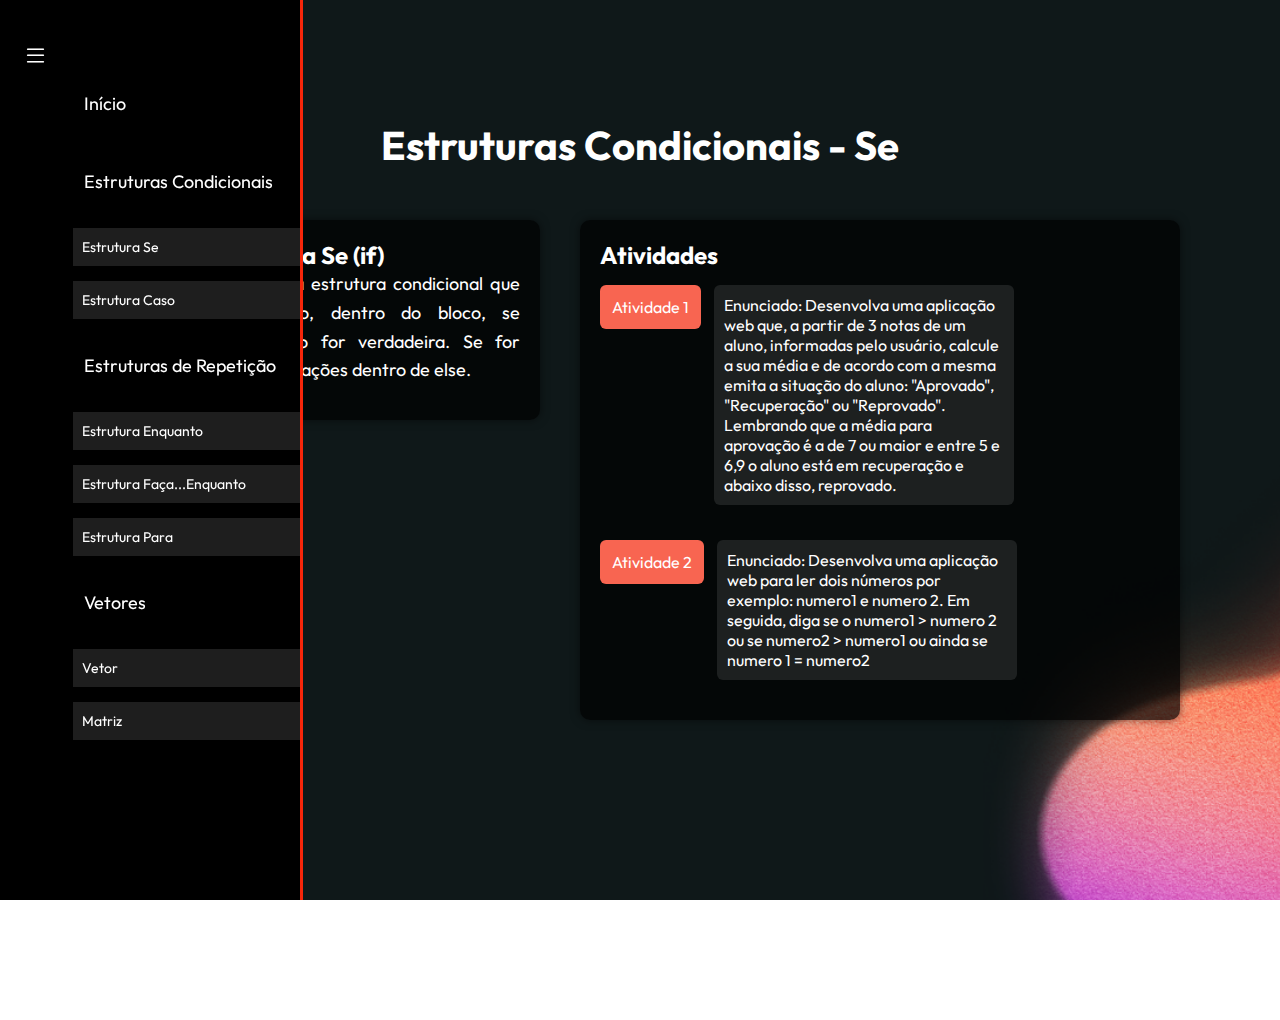
<file: estSe.html>
<!DOCTYPE html>
<html lang="pt-BR">
<head>
<meta charset="UTF-8">
<title>Repositório de Atividades - Desenvolvimento Web</title>
<link rel="stylesheet" href="css/config.css">
<link rel="stylesheet" href="https://cdn.jsdelivr.net/npm/bootstrap-icons@1.13.1/font/bootstrap-icons.min.css">
</head>
<body>

  <h1 class="titulo">Estruturas Condicionais - Se</h1>

  
  <nav class="menu-lateral">
    <div class="btn-expandir">
      <i class="bi bi-list"></i>
    </div>

    <ul>
      <li class="item-menu">
        <a href="index.html">
          <span class="icon"></span>
          <span class="txt-link">Início</span>
        </a>
      </li>

      <li class="item-menu">
        <a href="#">
          <span class="icon"></span>
          <span class="txt-link">Estruturas Condicionais</span>
        </a>
        <ul>
          <li class="item-sobmenu">
            <a href="estSe.html">Estrutura Se</a>
          </li>
          <li class="item-sobmenu">
            <a href="estCaso.html">Estrutura Caso</a>
          </li>
        </ul>
      </li>

      <li class="item-menu">
        <a href="#">
          <span class="icon"></span>
          <span class="txt-link">Estruturas de Repetição</span>
        </a>
        <ul>
          <li class="item-sobmenu">
            <a href="estEnquanto.html">Estrutura Enquanto</a>
          </li>
          <li class="item-sobmenu">
            <a href="estFacaEnquanto.html">Estrutura Faça...Enquanto</a>
          </li>
          <li class="item-sobmenu">
            <a href="estPara.html">Estrutura Para</a>
          </li>
        </ul>
      </li>

      <li class="item-menu">
        <a href="#">
          <span class="icon"></span>
          <span class="txt-link">Vetores</span>
        </a>
        <ul>
          <li class="item-sobmenu">
            <a href="vetor.html">Vetor</a>
          </li>
          <li class="item-sobmenu">
            <a href="matriz.html">Matriz</a>
          </li>
        </ul>
      </li>
    </ul>
  </nav>
  
 
  <main>
    <section class="conteudo">

      
      <div class="caixa texto">
        <h2>Sobre a Estrutura Se (if)</h2>
        <p>
          A condicional if é uma estrutura condicional que executa a afirmação, dentro do bloco, 
          se determinada condição for verdadeira. Se for falsa, executa as afirmações dentro de else.
        </p>
      </div>

      
      <div class="caixa botoes">
        <h2>Atividades</h2>

        
        <div class="atividade">
          <button onclick="toggleEnunciado('a1')">Atividade 1</button>
          
          <div class="enunciado-texto" style="display:inline-block; 
              background-color: rgba(255,255,255,0.1); 
              padding:10px; border-radius:6px; margin-left:10px; width:300px; vertical-align:top;">
            <p>Enunciado: Desenvolva uma aplicação web que, a partir de 3 notas de um aluno, informadas pelo usuário,
               calcule a sua média e de acordo com a mesma emita a situação do aluno: "Aprovado", "Recuperação" ou "Reprovado".
                Lembrando que a média para aprovação é a de 7 ou maior e entre 5 e 6,9 o aluno está em recuperação e abaixo disso, reprovado.</p>
          </div>
        
          <div id="a1" class="enunciado">
            <textarea id="desafioSe" name="desafioSe" rows="20" cols="110">
<!DOCTYPE html>
<html lang="pt-BR">
<head>
<meta charset="UTF-8">
<title> Estrutura SE JavaScript</title>
<style>

section{ margin-top: 0px auto; }
.cadmedialuno1{ width: 300px; margin: 0px auto; font-weight: bold; margin-bottom: 10px; }
.cadmedialuno1 input{ margin: 5px auto; width: 100%; padding: 5px 0; }
.cadmedialuno1 button{ width: 30%; margin: 0 10%; background-color: #b1ccf5; font-weight: bold; font-size: 16px; }
label{ float: left; }
h2{ text-align: center; margin-top: 0px; margin-bottom: 10px; font-size: 50px; }
</style>
</head>
<body>
<section>
<h2>Atividade - Cálculo média de aluno - Estrutura condicional "se"(if)</h2>
<font face = "arial">
<form name="frmnotas" action="#" method="get" onsubmit="return procFormulario()">
<fieldset class="cadmedialuno1">
<legend>Entrada de dados</legend><br>
<label for="num1">Nota 1:</label>
<input type="text" name="txtnum1" id="num1"><br><br>
<label for="num2">Nota 2:</label>
<input type="text" name="txtnum2" id="num2"><br><br>
<label for="num3">Nota 3:</label>
<input type="text" name="txtnum3" id="num3"><br>
<button type="reset">Limpar</button><button type="submit">Enviar</button>
</fieldset>
</form>
</font>
</section>
<script>
function procFormulario(){
if(document.frmnotas.txtnum1.value==""){
alert("Preencha o campo Nota 1")
document.frmnotas.txtnum1.focus()
return false;
}else if(document.frmnotas.txtnum2.value==""){
alert("Preencha o campo Nota 2")
document.frmnotas.txtnum2.focus()
return false;
}else if(document.frmnotas.txtnum3.value==""){
alert("Preencha o campo Nota 3")
document.frmnotas.txtnum3.focus()
return false; 
}else{
let nota1 = parseFloat(document.getElementById('num1').value);
let nota2 = parseFloat(document.getElementById('num2').value);
let nota3 = parseFloat(document.getElementById('num3').value);
let media = (nota1+nota2+nota3)/3;
if(media>=7){
alert("Sua média foi "+ media.toFixed(2) + " Você foi aprovado")
}else if(media>=5.0){
alert("Sua média foi "+ media.toFixed(2) + " Você está em recuperação")
}else {
alert("Sua média foi "+ media.toFixed(2) + " Você foi reprovado")
} 
}            
}
</script>
</body>
</html>
            </textarea>
            <button class="btn-codigo" onclick="document.write(desafioSe.value);">Testar</button>
          </div>
        </div>

        
        <div class="atividade">
          <button onclick="toggleEnunciado('a2')">Atividade 2</button>
          
          <div class="enunciado-texto" style="display:inline-block; 
              background-color: rgba(255,255,255,0.1); 
              padding:10px; border-radius:6px; margin-left:10px; width:300px; vertical-align:top;">
            <p>Enunciado: Desenvolva uma aplicação web para ler dois números por exemplo: numero1 e numero 2.
               Em seguida, diga se o numero1 > numero 2 ou se numero2 > numero1 ou ainda se numero 1 = numero2</p>
          </div>
        
          <div id="a2" class="enunciado">
            <textarea id="desafioSe2" name="desafioSe2" rows="20" cols="110">
              &lt;!DOCTYPE html&gt;
&lt;html lang=&quot;pt-BR&quot;&gt;

    &lt;head&gt;

        &lt;meta charset=&quot;UTF-8&quot;&gt;
        &lt;title&gt; Estrutura SE JavaScript&lt;/title&gt;
        &lt;style&gt;/*Configura&ccedil;&otilde;es gerais*/

            section{
            
                margin-top: 0px auto;
            }
            
            /*Configura&ccedil;&otilde;es da p&aacute;gina*/
            
            .cadmedialuno1{
            
                width: 300px;
                margin: 0px auto;
                font-weight: bold;
                margin-bottom: 10px;
            }
            
            .cadmedialuno1 input{
            
                margin: 5px auto;
                width: 100%;
                padding: 5px 0;
            }
            
            .cadmedialuno1 button{
            
                width: 30%;
                margin: 0 10%;
                background-color: #b1ccf5;
                font-weight: bold;
                font-size: 16px;
            }
            
            label{
            
                float: left;
            }
            
            h2{
            
                text-align: center;
                margin-top: 0px;
                margin-bottom: 10px;
                font-size: 50px;
            }&lt;/style&gt;

    &lt;/head&gt;
    &lt;body&gt;
        &lt;section&gt;

            &lt;h2&gt;Atividade - Ler 2 n&uacute;meros...Estrutura condicional &quot;se&quot;(if)&lt;/h2&gt;
            &lt;font face = &quot;arial&quot;&gt;

                &lt;form name=&quot;frmnotas&quot; action=&quot;#&quot; method=&quot;get&quot; onsubmit=&quot;return procFormulario()&quot;&gt;

                    &lt;fieldset class=&quot;cadmedialuno1&quot;&gt;

                        &lt;legend&gt;Entrada de dados&lt;/legend&gt;
                        &lt;br&gt;
                        &lt;label for=&quot;num1&quot;&gt;N&uacute;mero 1:&lt;/label&gt;
                        &lt;input type=&quot;text&quot; name=&quot;txtnum1&quot; id=&quot;num1&quot;&gt;
                        &lt;br&gt;&lt;br&gt;
                        &lt;label for=&quot;num2&quot;&gt;N&uacute;mero 2:&lt;/label&gt;
                        &lt;input type=&quot;text&quot; name=&quot;txtnum2&quot; id=&quot;num2&quot;&gt;
                        &lt;br&gt;
                        &lt;button type=&quot;reset&quot;&gt;Limpar&lt;/button&gt;&lt;button type=&quot;submit&quot;&gt;Enviar&lt;/button&gt;

                    &lt;/fieldset&gt;
                &lt;/form&gt;
            &lt;/font&gt;
        &lt;/section&gt;
        &lt;script&gt;function procFormulario(){

            //Valida&ccedil;&atilde;o de campos
            if(document.frmnotas.txtnum1.value==&quot;&quot;){
        
                alert(&quot;Preencha o campo N&uacute;mero 1&quot;)
                document.frmnotas.txtnum1.focus()
                return false;
        
               }else if(document.frmnotas.txtnum2.value==&quot;&quot;){
        
                        alert(&quot;Preencha o campo N&uacute;mero 2&quot;)
                        document.frmnotas.txtnum2.focus()
                        return false;
        
                            }else{
        
                                //Processamento do programa...
                                //&quot;let&quot; &eacute; uma diretiva para declarar uma vari&aacute;vel
                                let num1 = parseFloat(document.getElementById('num1').value);
                                let num2 = parseFloat(document.getElementById('num2').value);
                                if(num1 &gt; num2){
        
                                    alert(&quot;N&uacute;mero 1 &eacute; maior que o n&uacute;mero 2&quot;)
        
                                }else if(num2 &gt; num1){
        
                                    alert(&quot;N&uacute;mero 2 &eacute; maior que o n&uacute;mero 1&quot;)
        
                                }else {
        
                                    alert(&quot;N&uacute;mero 1 e N&uacute;mero 2 s&atilde;o iguais&quot;)
                                } 
                            }            
        }&lt;/script&gt;
    &lt;/body&gt;

&lt;/html&gt;
            </textarea>
            <button class="btn-codigo" onclick="document.write(desafioSe2.value);">Testar</button>
          </div>
        </div>


        <script src="js/validaproc.js"></script>
</body>
</html>
</file>
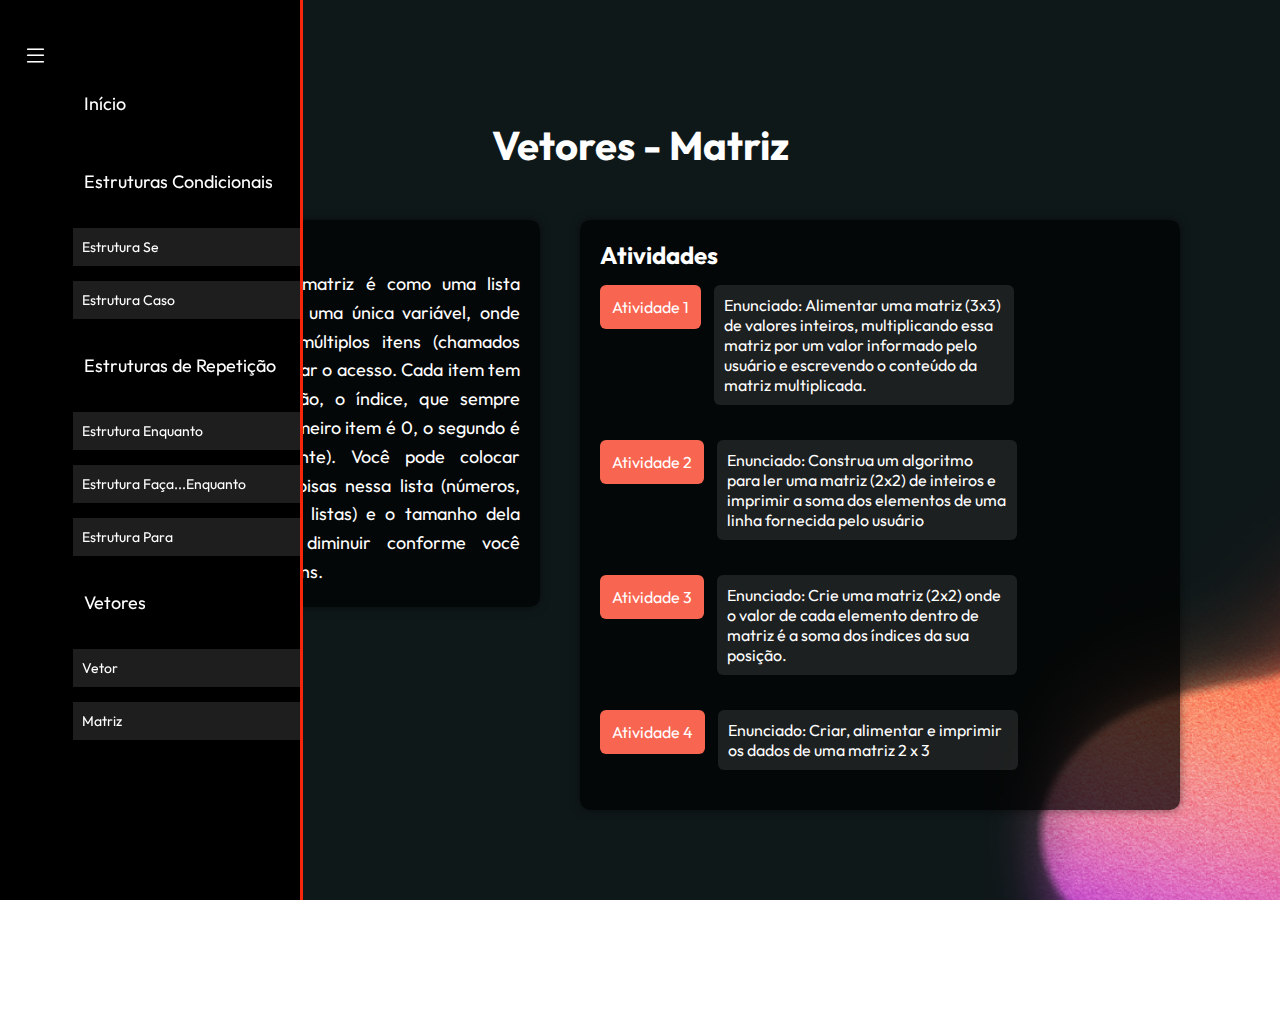
<file: matriz.html>
<!DOCTYPE html>
<html lang="pt-BR">
<head>
<meta charset="UTF-8">
<title>Repositório de Atividades - Desenvolvimento Web</title>
<link rel="stylesheet" href="css/config.css">
<link rel="stylesheet" href="https://cdn.jsdelivr.net/npm/bootstrap-icons@1.13.1/font/bootstrap-icons.min.css">
</head>
<body>

  <h1 class="titulo">Vetores - Matriz</h1>

  
  <nav class="menu-lateral">
    <div class="btn-expandir">
      <i class="bi bi-list"></i>
    </div>

    <ul>
      <li class="item-menu">
        <a href="index.html">
          <span class="icon"></span>
          <span class="txt-link">Início</span>
        </a>
      </li>

      <li class="item-menu">
        <a href="#">
          <span class="icon"></span>
          <span class="txt-link">Estruturas Condicionais</span>
        </a>
        <ul>
          <li class="item-sobmenu">
            <a href="estSe.html">Estrutura Se</a>
          </li>
          <li class="item-sobmenu">
            <a href="estCaso.html">Estrutura Caso</a>
          </li>
        </ul>
      </li>

      <li class="item-menu">
        <a href="#">
          <span class="icon"></span>
          <span class="txt-link">Estruturas de Repetição</span>
        </a>
        <ul>
          <li class="item-sobmenu">
            <a href="estEnquanto.html">Estrutura Enquanto</a>
          </li>
          <li class="item-sobmenu">
            <a href="estFacaEnquanto.html">Estrutura Faça...Enquanto</a>
          </li>
          <li class="item-sobmenu">
            <a href="estPara.html">Estrutura Para</a>
          </li>
        </ul>
      </li>

      <li class="item-menu">
        <a href="#">
          <span class="icon"></span>
          <span class="txt-link">Vetores</span>
        </a>
        <ul>
          <li class="item-sobmenu">
            <a href="vetor.html">Vetor</a>
          </li>
          <li class="item-sobmenu">
            <a href="matriz.html">Matriz</a>
          </li>
        </ul>
      </li>
    </ul>
  </nav>
  
  
  <main>
    <section class="conteudo">

      
      <div class="caixa texto">
        <h2>Sobre Matrizes</h2>
        <p>
          Em JavaScript, uma matriz é como uma lista organizada dentro de uma única variável,
           onde você pode guardar múltiplos itens (chamados elementos) para facilitar o acesso.
            Cada item tem um número de posição, o índice, que sempre começa no zero (o primeiro
             item é 0, o segundo é 1, e assim por diante). Você pode colocar diferentes tipos de
              coisas nessa lista (números, textos, ou até outras listas) e o tamanho dela pode 
              aumentar ou diminuir conforme você adiciona ou remove itens. 
        </p>
      </div>

      
      <div class="caixa botoes">
        <h2>Atividades</h2>

        
        <div class="atividade">
          <button onclick="toggleEnunciado('a1')">Atividade 1</button>
          
          <div class="enunciado-texto" style="display:inline-block; 
              background-color: rgba(255,255,255,0.1); 
              padding:10px; border-radius:6px; margin-left:10px; width:300px; vertical-align:top;">
            <p>Enunciado: Alimentar uma matriz (3x3) de valores inteiros, multiplicando essa matriz por um
               valor informado pelo usuário e escrevendo o conteúdo da matriz multiplicada.</p>
          </div>
        
          <div id="a1" class="enunciado">
            <textarea id="desafioSe" name="desafioSe" rows="20" cols="110">
              <!DOCTYPE html>
<html lang="pt-BR">
<head>
    <meta charset="UTF-8">
    <meta name="viewport" content="width=device-width, initial-scale=1.0">
    <title>Exemplo - Uso Matriz 3x3</title>
    <style>
        

section{

margin-top: 0px auto;
}


.cadinteiro{

width: 300px;
margin: 0px auto;
font-weight: bold;
margin-bottom: 10px;
}

.cadinteiro input{

margin: 5px auto;
width: 100%;
padding: 5px 0;
}

.cadinteiri button{

width: 30%;
margin: 0 10%;
background-color: #b1ccf5;
font-weight: bold;
font-size: 16px;
}

label{

float: left;
}

h2{

text-align: center;
margin-top: 0px;
margin-bottom: 10px;
font-size: 50px;
}
    </style>
</head>

<body>

    <section>

        <h2>Exemplo - Uso Matriz 3x3</h2>
        <font face = "arial">
              
            
            <form name="frmnumint" action="#" method="get" onsubmit="return validaProc()">

                <fieldset class="cadinteiro">

                    <legend>Entrada de dados</legend>
                    <br>
                    <button type="submit">Enviar</button>

                </fieldset>

            </form>   

        </font>

    </section>
    <script>
        function validaProc() {

let matriz = [];
let matriz2 = [];
let linhas = 3;
let colunas = 3;
let num = 0


for (let i = 0; i < linhas; i++) {
    matriz[i] = [];
    for (let c = 0; c < colunas; c++) {
        matriz[i][c] = parseInt(prompt("Digite o valor da linha " + i + " e coluna " + c + ":"));
    }
}

num = parseInt(prompt("Digite o valor que você deseja ser o multiplicador da matriz: "));

for (let i = 0; i < linhas; i++) {
    matriz2[i] = [];
    for (let c = 0; c < colunas; c++) {
        matriz2[i][c] = matriz[i][c] * num;
    }
}

document.write("<br>");
for (let i = 0; i < linhas; i++) {
    for (let c = 0; c < colunas; c++) {
        document.write(matriz2[i][c] + "  ");
    }
    document.write("<br>");
}

return false;
}
    </script>


</body>
</html>
            </textarea>
            <button class="btn-codigo" onclick="document.write(desafioSe.value);">Testar</button>
          </div>
        </div>

        
        <div class="atividade">
          <button onclick="toggleEnunciado('a2')">Atividade 2</button>
          
          <div class="enunciado-texto" style="display:inline-block; 
              background-color: rgba(255,255,255,0.1); 
              padding:10px; border-radius:6px; margin-left:10px; width:300px; vertical-align:top;">
            <p>Enunciado: Construa um algoritmo para ler uma matriz (2x2) de inteiros e imprimir
               a soma dos elementos de uma linha fornecida pelo usuário</p>
          </div>
        
          <div id="a2" class="enunciado">
            <textarea id="desafioSe2" name="desafioSe2" rows="20" cols="110">
              &lt;!DOCTYPE html&gt;
&lt;html lang=&quot;pt-BR&quot;&gt;
&lt;head&gt;
    &lt;meta charset=&quot;UTF-8&quot;&gt;
    &lt;meta name=&quot;viewport&quot; content=&quot;width=device-width, initial-scale=1.0&quot;&gt;
    &lt;title&gt;Matriz&lt;/title&gt;
    &lt;style&gt;
        /*Configura&ccedil;&otilde;es gerais*/

section{

margin-top:0px auto;
}

/*Configura&ccedil;&atilde;o da p&aacute;gina*/

.cadinteiro{

width: 300px;
margin: 0px auto;
font-weight: bold;
margin-bottom: 10px;
}

.cadinteiro input{

margin: 5px auto;
width: 100%;
padding: 5px 0;
}

.cadinteiro button{

width: 30%;
margin: 0 10%;
background-color: #b1ccf5;
font-weight: bold;
font-size: 16px;
}

label{

float: left;
}

h2{

text-align: center;
margin-top: 0px;
margin-bottom: 10px;
font-size: 50px;
}
    &lt;/style&gt;
&lt;/head&gt;

&lt;body&gt;

    &lt;section&gt;

        &lt;h2&gt;atividade - Uso Matriz 2x2&lt;/h2&gt;
        &lt;font face = &quot;arial&quot;&gt;
              
            
            &lt;form name=&quot;frmnumint&quot; action=&quot;#&quot; method=&quot;get&quot; onsubmit=&quot;return validaProc()&quot;&gt;

                &lt;fieldset class=&quot;cadinteiro&quot;&gt;

                    &lt;legend&gt;Entrada de dados&lt;/legend&gt;
                    &lt;br&gt;
                    &lt;button type=&quot;submit&quot;&gt;Enviar&lt;/button&gt;

                &lt;/fieldset&gt;

            &lt;/form&gt;   

        &lt;/font&gt;

    &lt;/section&gt;
    &lt;script&gt;
        /*Costrua um algoritimo para ler uma matriz (2x2) de inteiros e 
imprimir a soma dos elementos de uma linha fornecida pelo usu&aacute;rio*/

function validaProc() {

let matriz = [];
let linhas = 2;
let colunas = 2;
let soma = 0

// Alimentar a matriz
for (let i = 0; i &lt; linhas; i++) {
    matriz[i] = [];
    for (let c = 0; c &lt; colunas; c++) {
        matriz[i][c] = parseInt(prompt(&quot;Digite o valor da linha &quot; + i + &quot; e coluna &quot; + c + &quot;:&quot;));
    }
}

let linhasoma = parseInt(prompt(&quot;Digite a linha que voc&ecirc; deseja pesquisar:&quot;));

let numerolinha = linhasoma - 1

for (let c = 0; c &lt; colunas; c++) {
soma = soma + matriz[numerolinha][c]
}

console.log(&quot;A soma da linha &quot; +linhasoma+ &quot; &eacute;: &quot; +soma)

return false;
}
    &lt;/script&gt;


&lt;/body&gt;
&lt;/html&gt;
            </textarea>
            <button class="btn-codigo" onclick="document.write(desafioSe2.value);">Testar</button>
          </div>
        </div>

        
        <div class="atividade">
          <button onclick="toggleEnunciado('a3')">Atividade 3</button>
          
          <div class="enunciado-texto" style="display:inline-block; 
              background-color: rgba(255,255,255,0.1); 
              padding:10px; border-radius:6px; margin-left:10px; width:300px; vertical-align:top;">
            <p>Enunciado: Crie uma matriz (2x2) onde o valor de cada elemento dentro de matriz é a soma dos índices da sua posição.</p>
          </div>
        
          <div id="a3" class="enunciado">
            <textarea id="desafioSe3" name="desafioSe3" rows="20" cols="110">
              &lt;!DOCTYPE html&gt;
&lt;html lang=&quot;pt-BR&quot;&gt;
&lt;head&gt;
    &lt;meta charset=&quot;UTF-8&quot;&gt;
    &lt;meta name=&quot;viewport&quot; content=&quot;width=device-width, initial-scale=1.0&quot;&gt;
    &lt;title&gt;Matriz&lt;/title&gt;
    &lt;style&gt;
        /*Configura&ccedil;&otilde;es gerais*/

section{

margin-top:0px auto;
}

/*Configura&ccedil;&atilde;o da p&aacute;gina*/

.cadinteiro{

width: 300px;
margin: 0px auto;
font-weight: bold;
margin-bottom: 10px;
}

.cadinteiro input{

margin: 5px auto;
width: 100%;
padding: 5px 0;
}

.cadinteiro button{

width: 30%;
margin: 0 10%;
background-color: #b1ccf5;
font-weight: bold;
font-size: 16px;
}

label{

float: left;
}

h2{

text-align: center;
margin-top: 0px;
margin-bottom: 10px;
font-size: 50px;
}
    &lt;/style&gt;
&lt;/head&gt;

&lt;body&gt;

    &lt;section&gt;

        &lt;h2&gt;atividade - Uso Matriz 2x2&lt;/h2&gt;
        &lt;font face = &quot;arial&quot;&gt;
              
            
            &lt;form name=&quot;frmnumint&quot; action=&quot;#&quot; method=&quot;get&quot; onsubmit=&quot;return validaProc()&quot;&gt;

                &lt;fieldset class=&quot;cadinteiro&quot;&gt;

                    &lt;legend&gt;Entrada de dados&lt;/legend&gt;
                    &lt;br&gt;
                    &lt;button type=&quot;submit&quot;&gt;Enviar&lt;/button&gt;

                &lt;/fieldset&gt;

            &lt;/form&gt;   

        &lt;/font&gt;

    &lt;/section&gt;
    &lt;script&gt;
        /*Crie uma matriz (2x2) onde o valor de cada elemento 
dentro da matriz &eacute; a soma dos &iacute;ndices da sua posi&ccedil;&atilde;o.*/

function validaProc() {

let matriz = [];
let linhas = 2;
let colunas = 2;
let soma = 0

// Alimentar a matriz
for (let i = 0; i &lt; linhas; i++) {
    matriz[i] = [];
    for (let c = 0; c &lt; colunas; c++) {
        soma = i + c;
        matriz[i][c] = soma;
    }
}

document.write(&quot;Valor da matriz &lt;br&gt;&quot;)

for (let i = 0; i &lt; linhas; i++) {
for (let c = 0; c &lt; colunas; c++) {

    document.write(matriz[i][c]+ &quot;&amp;nbsp&amp;nbsp&quot;)   
}
document.write(&quot;&lt;br&gt;&quot;)
}

return false;
}
    &lt;/script&gt;


&lt;/body&gt;
&lt;/html&gt;
            </textarea>
            <button class="btn-codigo" onclick="document.write(desafioSe3.value);">Testar</button>
          </div>
        </div>

      
        <div class="atividade">
          <button onclick="toggleEnunciado('a4')">Atividade 4</button>
          
          <div class="enunciado-texto" style="display:inline-block; 
              background-color: rgba(255,255,255,0.1); 
              padding:10px; border-radius:6px; margin-left:10px; width:300px; vertical-align:top;">
            <p>Enunciado: Criar, alimentar e imprimir os dados de uma matriz 2 x 3</p>
          </div>
        
          <div id="a4" class="enunciado">
            <textarea id="desafioSe4" name="desafioSe4" rows="20" cols="110">
              &lt;!DOCTYPE html&gt;
              &lt;html lang=&quot;pt-BR&quot;&gt;
              &lt;head&gt;
                  &lt;meta charset=&quot;UTF-8&quot;&gt;
                  &lt;meta name=&quot;viewport&quot; content=&quot;width=device-width, initial-scale=1.0&quot;&gt;
                  &lt;title&gt;Exemplo - Uso Matriz 3x3&lt;/title&gt;
                  &lt;style&gt;
                      /*Configura&ccedil;&otilde;es gerais*/
              
              section{
              
              margin-top:0px auto;
              }
              
              /*Configura&ccedil;&atilde;o da p&aacute;gina*/
              
              .cadinteiro{
              
              width: 300px;
              margin: 0px auto;
              font-weight: bold;
              margin-bottom: 10px;
              }
              
              .cadinteiro input{
              
              margin: 5px auto;
              width: 100%;
              padding: 5px 0;
              }
              
              .cadinteiro button{
              
              width: 30%;
              margin: 0 10%;
              background-color: #b1ccf5;
              font-weight: bold;
              font-size: 16px;
              }
              
              label{
              
              float: left;
              }
              
              h2{
              
              text-align: center;
              margin-top: 0px;
              margin-bottom: 10px;
              font-size: 50px;
              }
                  &lt;/style&gt;
              &lt;/head&gt;
              
              &lt;body&gt;
              
                  &lt;section&gt;
              
                      &lt;h2&gt;Exemplo - Uso Matriz 2x3&lt;/h2&gt;
                      &lt;font face = &quot;arial&quot;&gt;
                            
                          
                          &lt;form name=&quot;frmnumint&quot; action=&quot;#&quot; method=&quot;get&quot; onsubmit=&quot;return validaProc()&quot;&gt;
              
                              &lt;fieldset class=&quot;cadinteiro&quot;&gt;
              
                                  &lt;legend&gt;Entrada de dados&lt;/legend&gt;
                                  &lt;br&gt;
                                  &lt;button type=&quot;submit&quot;&gt;Enviar&lt;/button&gt;
              
                              &lt;/fieldset&gt;
              
                          &lt;/form&gt;   
              
                      &lt;/font&gt;
              
                  &lt;/section&gt;
                  &lt;script&gt;
                      /*Criar, alimentar e imprimir 
              os dados de uma matriz 2 x 3*/
              
              function validaProc() {
              
              let matriz = [];
              let linhas = 2;
              let colunas = 3;
              let num = 0
              
              // Alimentar a matriz
              for (let i = 0; i &lt; linhas; i++) {
                  matriz[i] = [];
                  for (let c = 0; c &lt; colunas; c++) {
                      matriz[i][c] = parseInt(prompt(&quot;Digite o valor da linha &quot; + i + &quot; e coluna &quot; + c + &quot;:&quot;));
                  }
              }
              
              document.write(&quot;&lt;br&gt;&quot;);
              for (let i = 0; i &lt; linhas; i++) {
                  for (let c = 0; c &lt; colunas; c++) {
                      document.write(matriz[i][c] + &quot;&amp;nbsp;&amp;nbsp;&quot;);
                  }
                  document.write(&quot;&lt;br&gt;&quot;);
              }
              
              return false;
              }
                  &lt;/script&gt;
              
              
              &lt;/body&gt;
              &lt;/html&gt;
            </textarea>
            <button class="btn-codigo" onclick="document.write(desafioSe4.value);">Testar</button>
          </div>
        </div>

      </div>

    </section>
  </main>

  <script src="js/validaproc.js"></script>
</body>
</html>
</file>
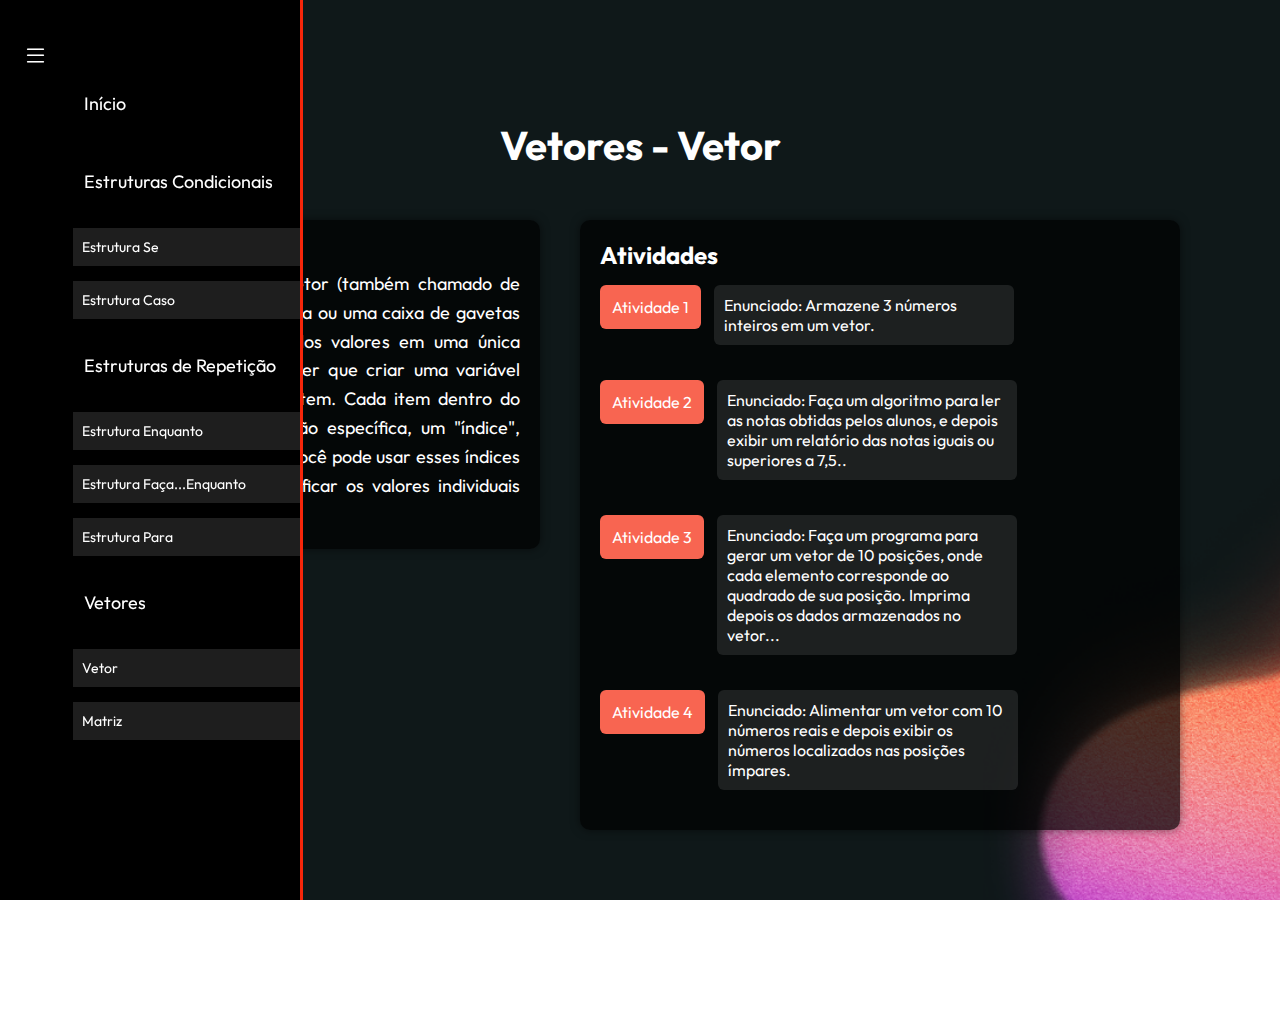
<file: vetor.html>
<!DOCTYPE html>
<html lang="pt-BR">
<head>
<meta charset="UTF-8">
<title>Repositório de Atividades - Desenvolvimento Web</title>
<link rel="stylesheet" href="css/config.css">
<link rel="stylesheet" href="https://cdn.jsdelivr.net/npm/bootstrap-icons@1.13.1/font/bootstrap-icons.min.css">
</head>
<body>

  <h1 class="titulo">Vetores - Vetor</h1>

  
  <nav class="menu-lateral">
    <div class="btn-expandir">
      <i class="bi bi-list"></i>
    </div>

    <ul>
      <li class="item-menu">
        <a href="index.html">
          <span class="icon"></span>
          <span class="txt-link">Início</span>
        </a>
      </li>

      <li class="item-menu">
        <a href="#">
          <span class="icon"></span>
          <span class="txt-link">Estruturas Condicionais</span>
        </a>
        <ul>
          <li class="item-sobmenu">
            <a href="estSe.html">Estrutura Se</a>
          </li>
          <li class="item-sobmenu">
            <a href="estCaso.html">Estrutura Caso</a>
          </li>
        </ul>
      </li>

      <li class="item-menu">
        <a href="#">
          <span class="icon"></span>
          <span class="txt-link">Estruturas de Repetição</span>
        </a>
        <ul>
          <li class="item-sobmenu">
            <a href="estEnquanto.html">Estrutura Enquanto</a>
          </li>
          <li class="item-sobmenu">
            <a href="estFacaEnquanto.html">Estrutura Faça...Enquanto</a>
          </li>
          <li class="item-sobmenu">
            <a href="estPara.html">Estrutura Para</a>
          </li>
        </ul>
      </li>

      <li class="item-menu">
        <a href="#">
          <span class="icon"></span>
          <span class="txt-link">Vetores</span>
        </a>
        <ul>
          <li class="item-sobmenu">
            <a href="vetor.html">Vetor</a>
          </li>
          <li class="item-sobmenu">
            <a href="matriz.html">Matriz</a>
          </li>
        </ul>
      </li>
    </ul>
  </nav>
  
  
  <main>
    <section class="conteudo">

      
      <div class="caixa texto">
        <h2>Sobre Vetores</h2>
        <p>
          Em JavaScript, um vetor (também chamado de array) é como uma lista ou uma caixa
           de gavetas que armazena múltiplos valores em uma única variável, em vez de ter
            que criar uma variável separada para cada item. Cada item dentro do vetor tem
             uma posição específica, um "índice", que começa em 0, e você pode usar esses
              índices para acessar ou modificar os valores individuais dentro da lista. 
        </p>
      </div>

      
      <div class="caixa botoes">
        <h2>Atividades</h2>

        
        <div class="atividade">
          <button onclick="toggleEnunciado('a1')">Atividade 1</button>
          
          <div class="enunciado-texto" style="display:inline-block; 
              background-color: rgba(255,255,255,0.1); 
              padding:10px; border-radius:6px; margin-left:10px; width:300px; vertical-align:top;">
            <p>Enunciado: Armazene 3 números inteiros em um vetor.</p>
          </div>
        
          <div id="a1" class="enunciado">
            <textarea id="desafioSe" name="desafioSe" rows="20" cols="110">
              <!DOCTYPE html>
              <html lang="pt-BR">
              <head>
                  <meta charset="UTF-8">
                  <meta name="viewport" content="width=device-width, initial-scale=1.0">
                  <title>Vetores</title>
                  <style>
                      
              
              section{
              
              margin-top: 0px auto;
              }
              
              
              
              .cadinteiro{
              
              width: 300px;
              margin: 0px auto;
              font-weight: bold;
              margin-bottom: 10px;
              }
              
              .cadinteiro input{
              
              margin: 5px auto;
              width: 100%;
              padding: 5px 0;
              }
              
              .cadinteiri button{
              
              width: 30%;
              margin: 0 10%;
              background-color: #b1ccf5;
              font-weight: bold;
              font-size: 16px;
              }
              
              label{
              
              float: left;
              }
              
              h2{
              
              text-align: center;
              margin-top: 0px;
              margin-bottom: 10px;
              font-size: 50px;
              }
                  </style>
              </head>
              
              <body>
              
                  <section>
              
                      <h2>Vetores</h2>
                      <font face = "arial">
                            
                          
                          <form name="frmnumint" action="#" method="get" onsubmit="return validaProc()">
              
                              <fieldset class="cadinteiro">
              
                                  <legend>Entrada de dados</legend>
                                  <br>
                                  <button type="submit">Enviar</button>
              
                              </fieldset>
              
                          </form>   
              
                      </font>
              
                  </section>
                  <script>
                      
              
              function validaProc(){
              
              
              let i;
              
              let num=[];
              
              for(i = 0; i < 3; i++){
              
                  num[i]=parseFloat(prompt("Digite a nota do " + (i+1) + "º aluno"));
                  console.log("A nota do " + (i+1) + "º aluno foi: " + num[i]);
              }
              
              
              console.log("Segue abaixo as notas que foram maiores que 7.5: ")
              
              for(i = 0; i<3; i++){
              
                  if(num[i] >= 7.5)
                  console.log(""+ num[i]);
              
              }
              
              return false;
              }
                  </script>
              
              
              </body>
              </html>
            </textarea>
            <button class="btn-codigo" onclick="document.write(desafioSe.value);">Testar</button>
          </div>
        </div>

        
        <div class="atividade">
          <button onclick="toggleEnunciado('a2')">Atividade 2</button>
          
          <div class="enunciado-texto" style="display:inline-block; 
              background-color: rgba(255,255,255,0.1); 
              padding:10px; border-radius:6px; margin-left:10px; width:300px; vertical-align:top;">
            <p>Enunciado: Faça um algoritmo para ler as notas obtidas pelos alunos, e depois
               exibir um relatório das notas iguais ou superiores a 7,5..</p>
          </div>
        
          <div id="a2" class="enunciado">
            <textarea id="desafioSe2" name="desafioSe2" rows="20" cols="110">
              &lt;!DOCTYPE html&gt;
              &lt;!DOCTYPE html&gt;
              &lt;html lang=&quot;pt-BR&quot;&gt;
              &lt;head&gt;
                  &lt;meta charset=&quot;UTF-8&quot;&gt;
                  &lt;meta name=&quot;viewport&quot; content=&quot;width=device-width, initial-scale=1.0&quot;&gt;
                  &lt;title&gt;Vetores&lt;/title&gt;
                  &lt;style&gt;
                      /*Configura&ccedil;&otilde;es gerais*/
              
              section{
              
              margin-top: 0px auto;
              }
              
              /*Configura&ccedil;&otilde;es da p&aacute;gina*/
              
              .cadinteiro{
              
              width: 300px;
              margin: 0px auto;
              font-weight: bold;
              margin-bottom: 10px;
              }
              
              .cadinteiro input{
              
              margin: 5px auto;
              width: 100%;
              padding: 5px 0;
              }
              
              .cadinteiri button{
              
              width: 30%;
              margin: 0 10%;
              background-color: #b1ccf5;
              font-weight: bold;
              font-size: 16px;
              }
              
              label{
              
              float: left;
              }
              
              h2{
              
              text-align: center;
              margin-top: 0px;
              margin-bottom: 10px;
              font-size: 50px;
              }
                  &lt;/style&gt;
              &lt;/head&gt;
              
              &lt;body&gt;
              
                  &lt;section&gt;
              
                      &lt;h2&gt;Vetores&lt;/h2&gt;
                      &lt;font face = &quot;arial&quot;&gt;
                            
                          
                          &lt;form name=&quot;frmnumint&quot; action=&quot;#&quot; method=&quot;get&quot; onsubmit=&quot;return validaProc()&quot;&gt;
              
                              &lt;fieldset class=&quot;cadinteiro&quot;&gt;
              
                                  &lt;legend&gt;Entrada de dados&lt;/legend&gt;
                                  &lt;br&gt;
                                  &lt;button type=&quot;submit&quot;&gt;Enviar&lt;/button&gt;
              
                              &lt;/fieldset&gt;
              
                          &lt;/form&gt;   
              
                      &lt;/font&gt;
              
                  &lt;/section&gt;
                  &lt;script&gt;
                      function validaProc(){
              
              let i;
              let num=[];
              contnotas = 0
              for(i = 0; i&lt;3;i++){
                  num[i]=parseFloat(prompt(&quot;Digite a nota do &quot;+(i+1)+ &quot;&deg; aluno&quot;));
              }
              
              console.log(&quot;&quot;);
              
              for(i = 0; i&lt;3; i++){
                  if(num[i] &gt;= 7.5){
                      contnotas++
                  }
                  console.log(&quot;Aluno &quot;+(i+1)+&quot; nota: &quot;+num[i]);
              }
              
              console.log(&quot;\nQuantidade de alunos com nota igual ou superior a 7.5 = &quot;+contnotas);
              
              return false;
              
              }
                  &lt;/script&gt;
              
              
              &lt;/body&gt;
              &lt;/html&gt;
            </textarea>
            <button class="btn-codigo" onclick="document.write(desafioSe2.value);">Testar</button>
          </div>
        </div>

        
        <div class="atividade">
          <button onclick="toggleEnunciado('a3')">Atividade 3</button>
          
          <div class="enunciado-texto" style="display:inline-block; 
              background-color: rgba(255,255,255,0.1); 
              padding:10px; border-radius:6px; margin-left:10px; width:300px; vertical-align:top;">
            <p>Enunciado: Faça um programa para gerar um vetor de 10 posições, onde cada elemento
               corresponde ao quadrado de sua posição. Imprima depois os dados armazenados no vetor...</p>
          </div>
        
          <div id="a3" class="enunciado">
            <textarea id="desafioSe3" name="desafioSe3" rows="20" cols="110">
              &lt;!DOCTYPE html&gt;
&lt;html lang=&quot;pt-BR&quot;&gt;
&lt;head&gt;
    &lt;meta charset=&quot;UTF-8&quot;&gt;
    &lt;meta name=&quot;viewport&quot; content=&quot;width=device-width, initial-scale=1.0&quot;&gt;
    &lt;title&gt;Vetores&lt;/title&gt;
    &lt;style&gt;
        /*Configura&ccedil;&otilde;es gerais*/

section{

margin-top: 0px auto;
}

/*Configura&ccedil;&otilde;es da p&aacute;gina*/

.cadinteiro{

width: 300px;
margin: 0px auto;
font-weight: bold;
margin-bottom: 10px;
}

.cadinteiro input{

margin: 5px auto;
width: 100%;
padding: 5px 0;
}

.cadinteiri button{

width: 30%;
margin: 0 10%;
background-color: #b1ccf5;
font-weight: bold;
font-size: 16px;
}

label{

float: left;
}

h2{

text-align: center;
margin-top: 0px;
margin-bottom: 10px;
font-size: 50px;
}
    &lt;/style&gt;
&lt;/head&gt;

&lt;body&gt;

    &lt;section&gt;

        &lt;h2&gt;Vetores&lt;/h2&gt;
        &lt;font face = &quot;arial&quot;&gt;
              
            
            &lt;form name=&quot;frmnumint&quot; action=&quot;#&quot; method=&quot;get&quot; onsubmit=&quot;return validaProc()&quot;&gt;

                &lt;fieldset class=&quot;cadinteiro&quot;&gt;

                    &lt;legend&gt;Entrada de dados&lt;/legend&gt;
                    &lt;br&gt;
                    &lt;button type=&quot;submit&quot;&gt;Enviar&lt;/button&gt;

                &lt;/fieldset&gt;

            &lt;/form&gt;   

        &lt;/font&gt;

    &lt;/section&gt;
    &lt;script&gt;
        /*Fa&ccedil;a um programa para gerar um vetor de 10
posi&ccedil;&otilde;es,
onde cada elemento corresponde ao quadrado de sua posi&ccedil;&atilde;o.
Imprima depois os dados armazenados no
vetor....*/

function validaProc(){

let i;
let quantidade = 0;
let num=[];

for(i = 0; i &lt; 10; i++){

    num[i] = i + 1

    console.log(&quot;&quot; + num[i]);
}


return false;
}
    &lt;/script&gt;


&lt;/body&gt;
&lt;/html&gt;
            </textarea>
            <button class="btn-codigo" onclick="document.write(desafioSe3.value);">Testar</button>
          </div>
        </div>

    
        <div class="atividade">
          <button onclick="toggleEnunciado('a4')">Atividade 4</button>
          
          <div class="enunciado-texto" style="display:inline-block; 
              background-color: rgba(255,255,255,0.1); 
              padding:10px; border-radius:6px; margin-left:10px; width:300px; vertical-align:top;">
            <p>Enunciado: Alimentar um vetor com 10 números reais e depois exibir os números localizados nas posições ímpares.</p>
          </div>
        
          <div id="a4" class="enunciado">
            <textarea id="desafioSe4" name="desafioSe4" rows="20" cols="110">
              &lt;!DOCTYPE html&gt;
&lt;html lang=&quot;pt-BR&quot;&gt;
&lt;head&gt;
    &lt;meta charset=&quot;UTF-8&quot;&gt;
    &lt;meta name=&quot;viewport&quot; content=&quot;width=device-width, initial-scale=1.0&quot;&gt;
    &lt;title&gt;Vetores&lt;/title&gt;
    &lt;style&gt;
        /*Configura&ccedil;&otilde;es gerais*/

section{

margin-top:0px auto;
}

/*Configura&ccedil;&atilde;o da p&aacute;gina*/

.cadinteiro{

width: 300px;
margin: 0px auto;
font-weight: bold;
margin-bottom: 10px;
}

.cadinteiro input{

margin: 5px auto;
width: 100%;
padding: 5px 0;
}

.cadinteiro button{

width: 30%;
margin: 0 10%;
background-color: #b1ccf5;
font-weight: bold;
font-size: 16px;
}

label{

float: left;
}

h2{

text-align: center;
margin-top: 0px;
margin-bottom: 10px;
font-size: 50px;
}
    &lt;/style&gt;
&lt;/head&gt;

&lt;body&gt;

    &lt;section&gt;

        &lt;h2&gt;Vetores - ORDEM DECRESCENTE&lt;/h2&gt;
        &lt;font face = &quot;arial&quot;&gt;
              
            
            &lt;form name=&quot;frmnumint&quot; action=&quot;#&quot; method=&quot;get&quot; onsubmit=&quot;return validaProc()&quot;&gt;

                &lt;fieldset class=&quot;cadinteiro&quot;&gt;

                    &lt;legend&gt;Entrada de dados&lt;/legend&gt;
                    &lt;br&gt;
                    &lt;button type=&quot;submit&quot;&gt;Enviar&lt;/button&gt;

                &lt;/fieldset&gt;

            &lt;/form&gt;   

        &lt;/font&gt;

    &lt;/section&gt;
    &lt;script&gt;
         /*A empresa &ldquo;ORDEM DECRESCENTE&rdquo; necessita de uma solu&ccedil;&atilde;o que alimente um 
vetor com 4 valores num&eacute;ricos inteiros. Como resultado deseja-se que imprima os 
valores na ordem inversa com que foram armazenadas, ou seja, do valor localizado 
na &uacute;ltima posi&ccedil;&atilde;o para o valor localizado na primeira posi&ccedil;&atilde;o do vetor*/

function validaProc(){

let i;
let vetor = [];

for(i = 0; i&lt;4; i++){
    vetor[i] = parseFloat(prompt(&quot;Insira o &quot; + (i+1) + &quot;&ordm; N&uacute;mero: &quot;));
    console.log(&quot;O valor inserido foi: &quot; + vetor[i]);
  
}

    for(i = 3; i&gt;=0; i--){
        console.log(&quot;&quot; + vetor[i]);
    }


return false;   
}
    &lt;/script&gt;


&lt;/body&gt;
&lt;/html&gt;
            </textarea>
            <button class="btn-codigo" onclick="document.write(desafioSe4.value);">Testar</button>
          </div>
        </div>

      </div>

    </section>
  </main>

  <script src="js/validaproc.js"></script>
</body>
</html>
</file>
<file: css/config.css>
@import url('https://fonts.googleapis.com/css2?family=Outfit:wght@300&display=swap');

* {
  margin: 0;
  padding: 0;
  box-sizing: border-box;
  font-family: 'Outfit', sans-serif;
}


body {
  background-image: url(../img/planodefundo.png);
  background-repeat: no-repeat;
  background-size: cover;
  background-position: center;
  height: 100vh;
  color: white;
  background-attachment: fixed;

}


.titulo {
  text-align: center;
  margin-top: 120px;
  font-size: 40px;
}


.explicacao {
  font-size: 22px;
  text-align: center;
  margin: 160px 15%;
  line-height: 1.6; 
  margin-left: 300px;
}


.container {
  display: flex;
  justify-content: center;
  align-items: center;
  text-align: center;
}


nav.menu-lateral {
  width: 70px;
  height: 100%;
  background-color: black;
  padding: 40px 0 40px 1%;
  box-shadow: 3px 0 0 rgb(247, 38, 10);

  position: fixed;
  top: 0;
  left: 0;
  overflow: hidden;
  transition: .2s;
}

nav.menu-lateral:hover {
  width: 300px;
}


.btn-expandir {
  width: 100%;
  padding-left: 10px;
}

.btn-expandir > i {
  color: white;
  font-size: 25px;
  cursor: pointer;
}


ul {
  list-style-type: none;
}

ul li.item-menu {
  transition: .2s;
}

ul li.item-menu:hover {
  background: rgb(255, 30, 0);
}

ul li.item-menu a {
  color: white;
  text-decoration: none;
  font-size: 18px;
  padding: 20px 4%;
  display: flex;
  margin-bottom: 15px;
}

ul li.item-menu a .txt-link {
  margin-left: 60px;
}


ul li.item-sobmenu {
  background: rgb(30, 30, 30);
  margin-left: 60px;
}

ul li.item-sobmenu:hover {
  background: rgb(121, 8, 0);
}

ul li.item-sobmenu a {
  color: white;
  text-decoration: none;
  font-size: 14px;
  padding: 10px 4%;
  display: block;
}


.conteudo {
  display: flex;
  justify-content: center;
  align-items: flex-start;
  gap: 40px; 
  margin: 50px 100px;
}


.caixa {
  background-color: rgba(0, 0, 0, 0.7);
  color: white;
  padding: 20px;
  border-radius: 10px;
  min-height: 200px;
  box-shadow: 0 0 10px rgba(0,0,0,0.5);
}


.caixa.texto p {
  width: 400px;
  font-size: 18px;
  line-height: 1.6;
  text-align: justify;
}


.caixa.botoes {
  width: 1000px;
  display: flex;
  flex-direction: column;
  gap: 15px;
}

.caixa.botoes button {
  padding: 12px;
  font-size: 16px;
  border: none;
  border-radius: 6px;
  cursor: pointer;
  background-color: rgb(248, 101, 81);
  color: white;
  transition: 0.3s;
}

.caixa.botoes button:hover {
  background-color: rgb(247, 38, 10);
}

.atividade {
  margin-bottom: 20px;
}

.enunciado {
  display: none; 
  background-color: rgba(255,255,255,0.1);
  padding: 15px;
  margin-top: 10px;
  border-radius: 8px;
  font-size: 15px;
  text-align: justify;
}

.btn-codigo {
  margin-top: 10px;
  padding: 8px 12px;
  font-size: 14px;
  border: none;
  border-radius: 6px;
  cursor: pointer;
  background-color: rgb(0, 123, 255);
  color: white;
  transition: 0.3s;
}

.btn-codigo:hover {
  background-color: rgb(0, 86, 179);
}

.atividade {
  margin-bottom: 20px;
}

.enunciado {
  display: none;
  margin-top: 10px;
  padding: 10px;
  background-color: rgba(255,255,255,0.05);
  border-radius: 6px;
}

.enunciado-texto {
  display: inline-block;
  background-color: rgba(255,255,255,0.1);
  padding: 10px;
  border-radius: 6px;
  margin-left: 10px;
  width: 300px;
  vertical-align: top;
}
</file>
